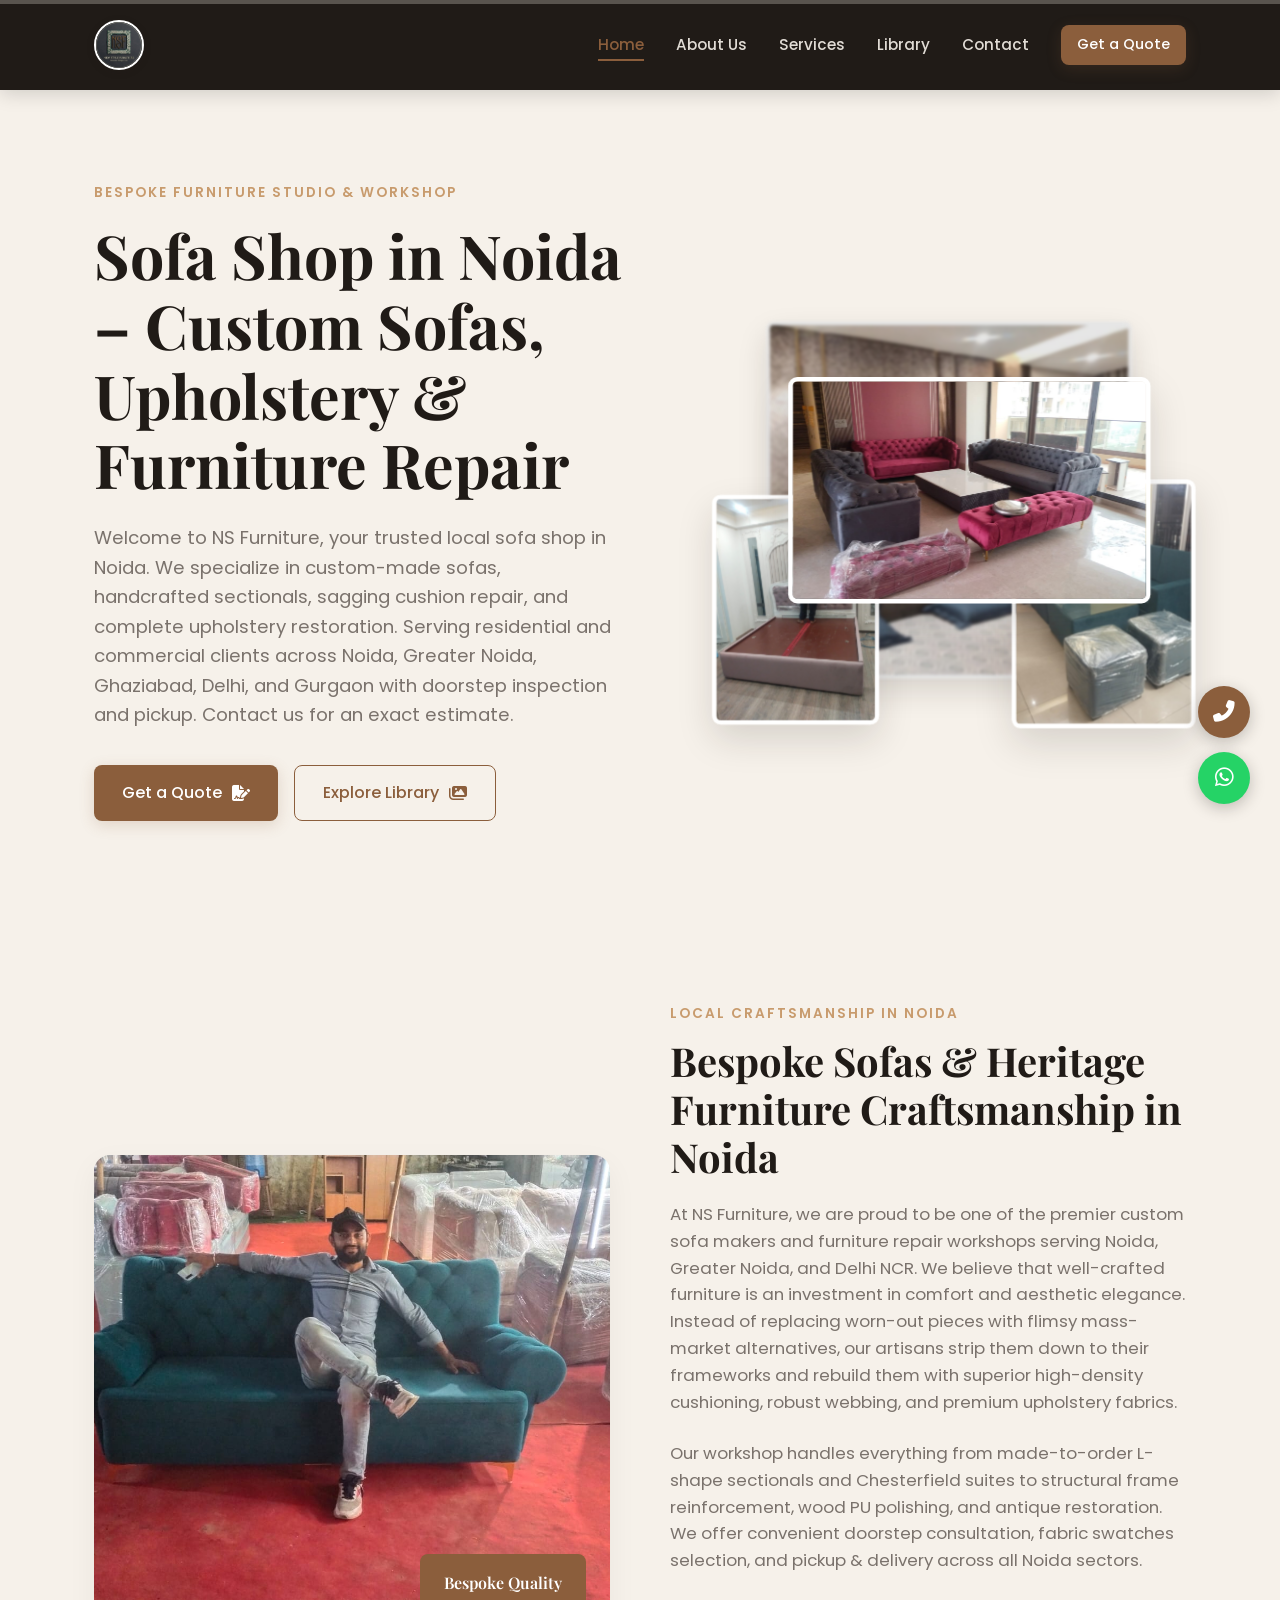
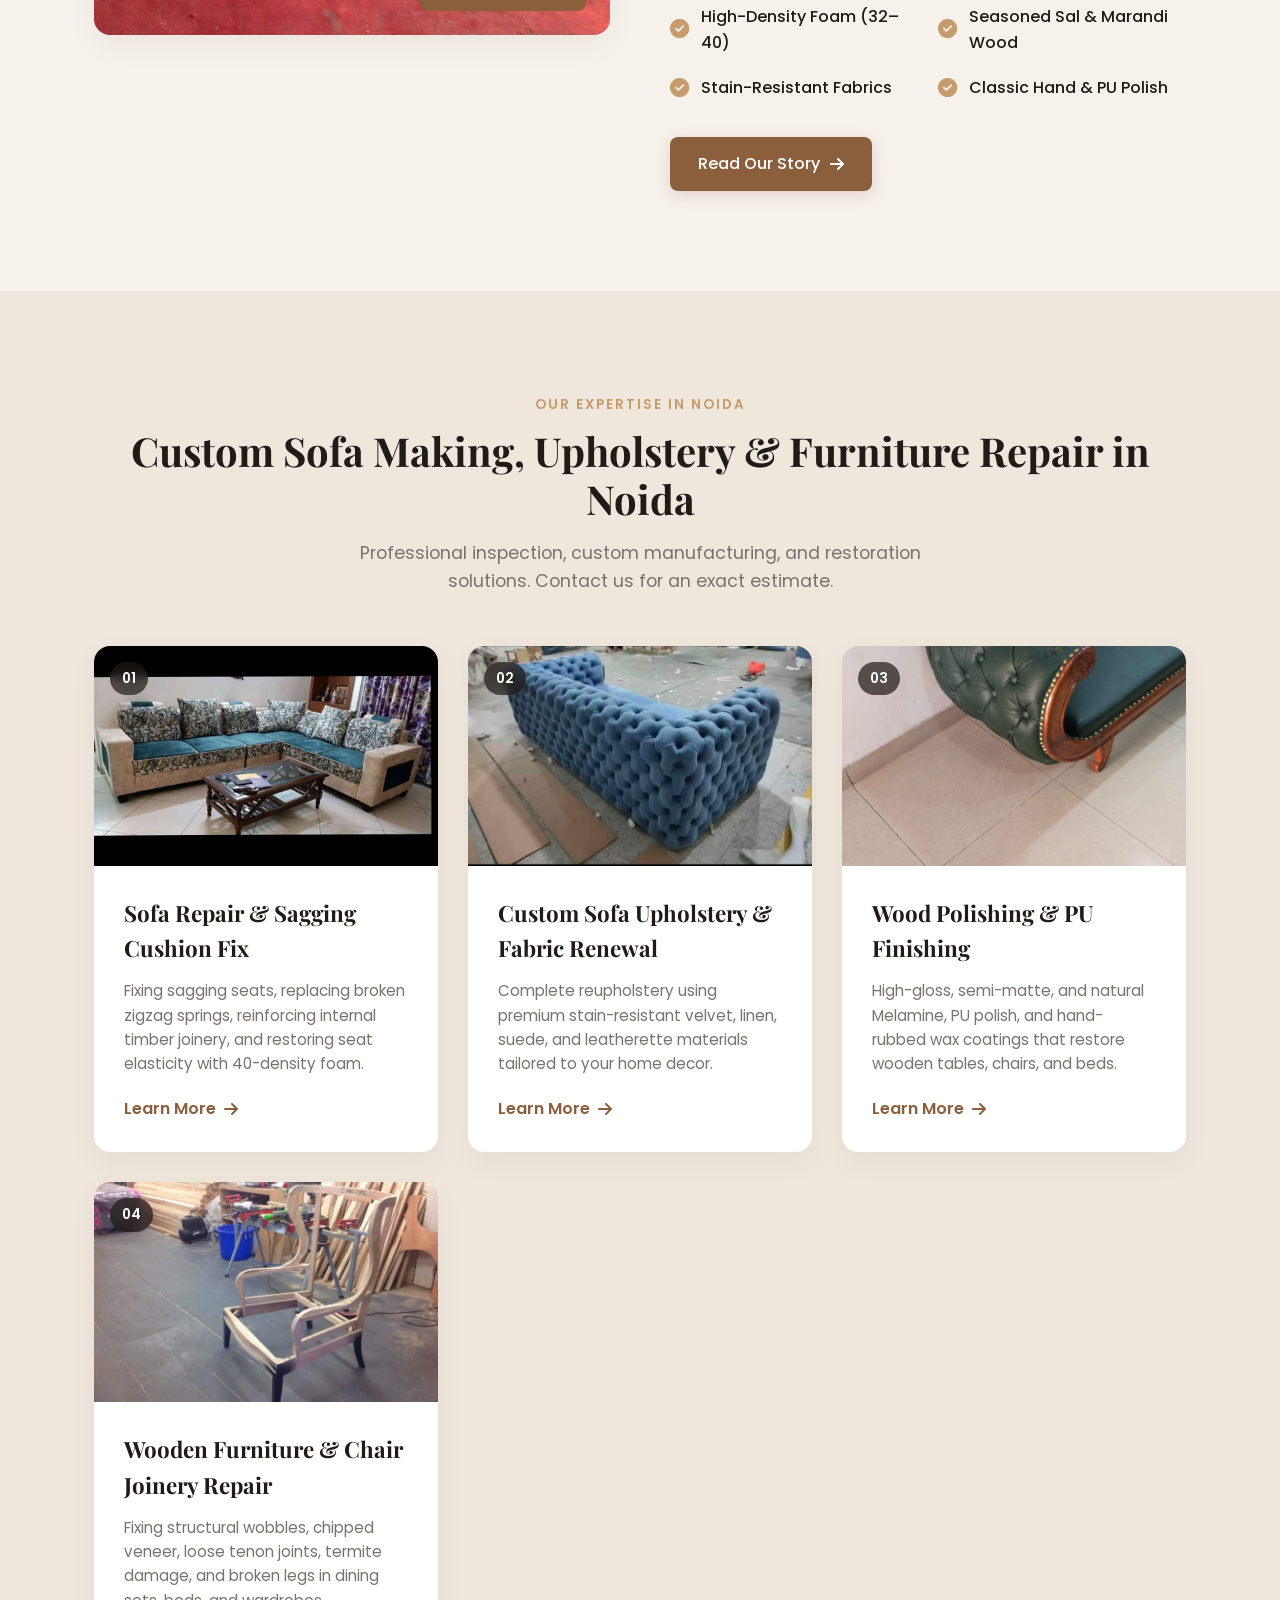
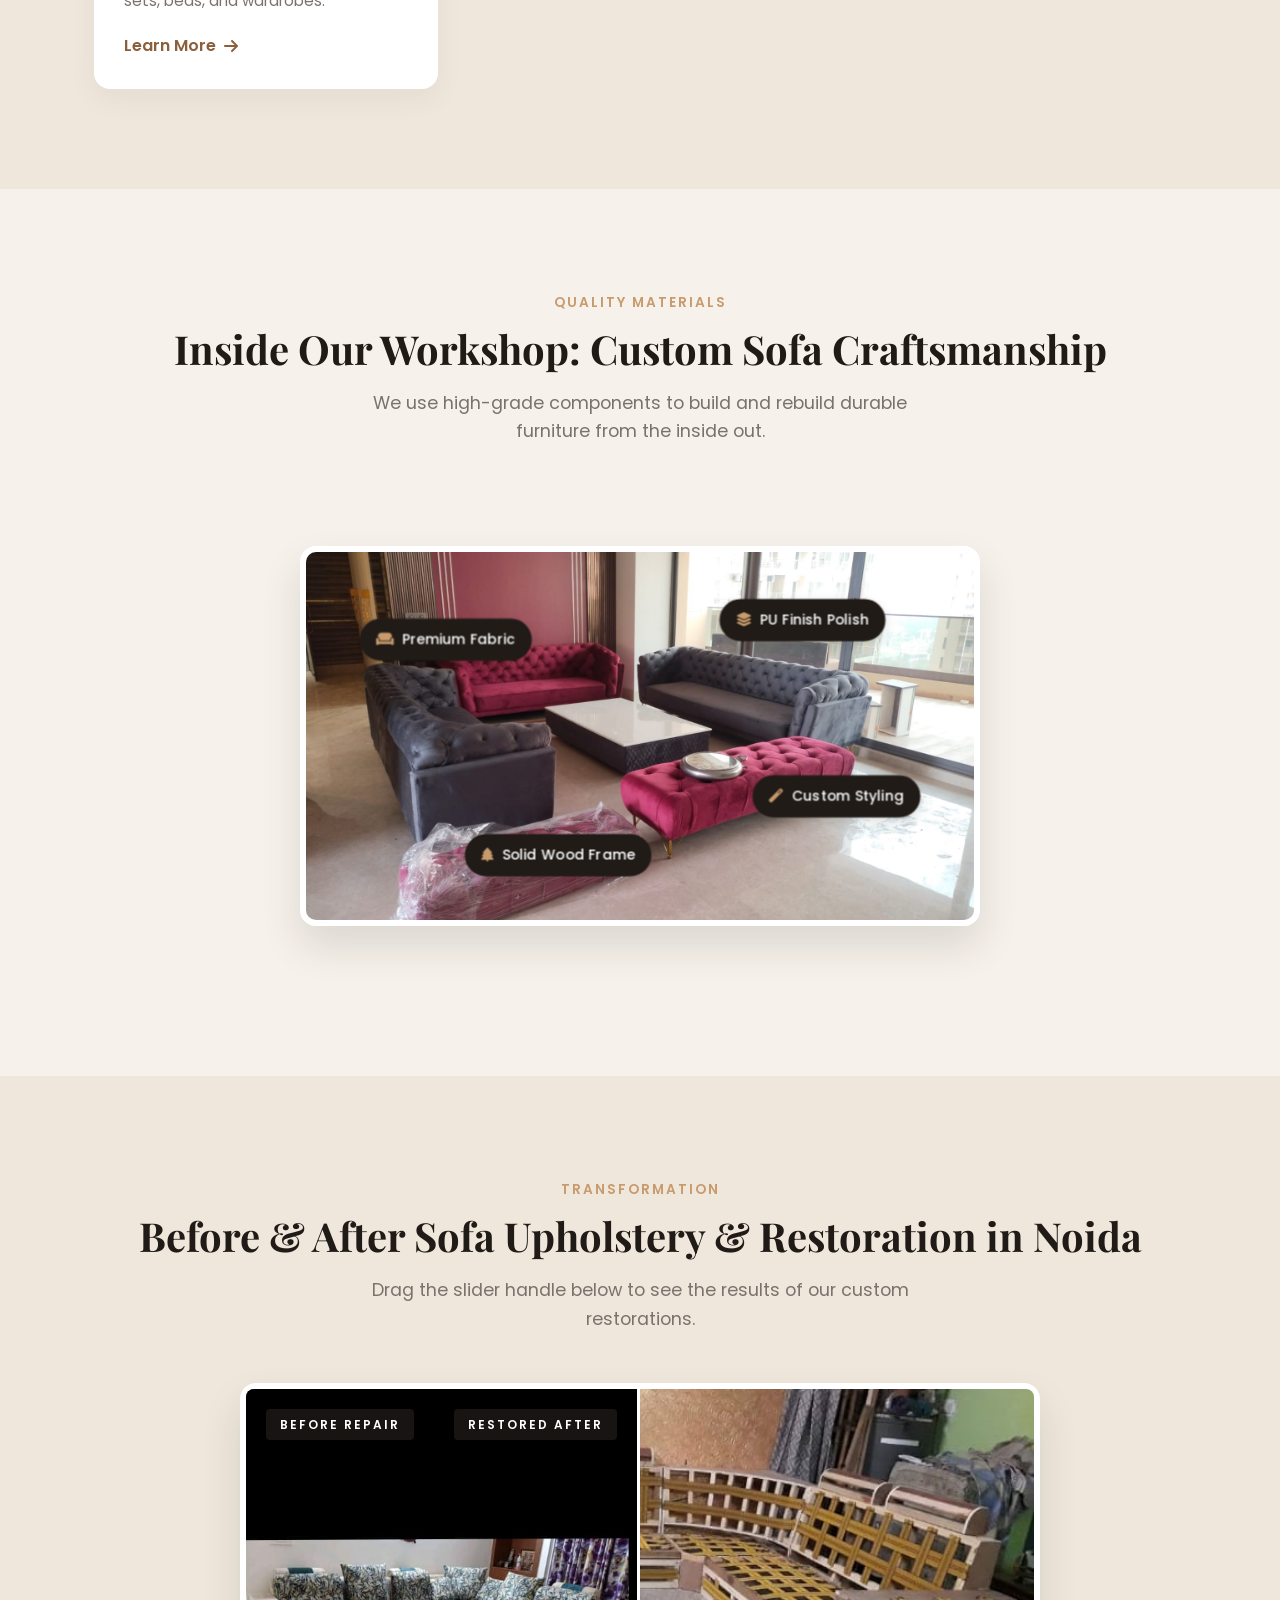
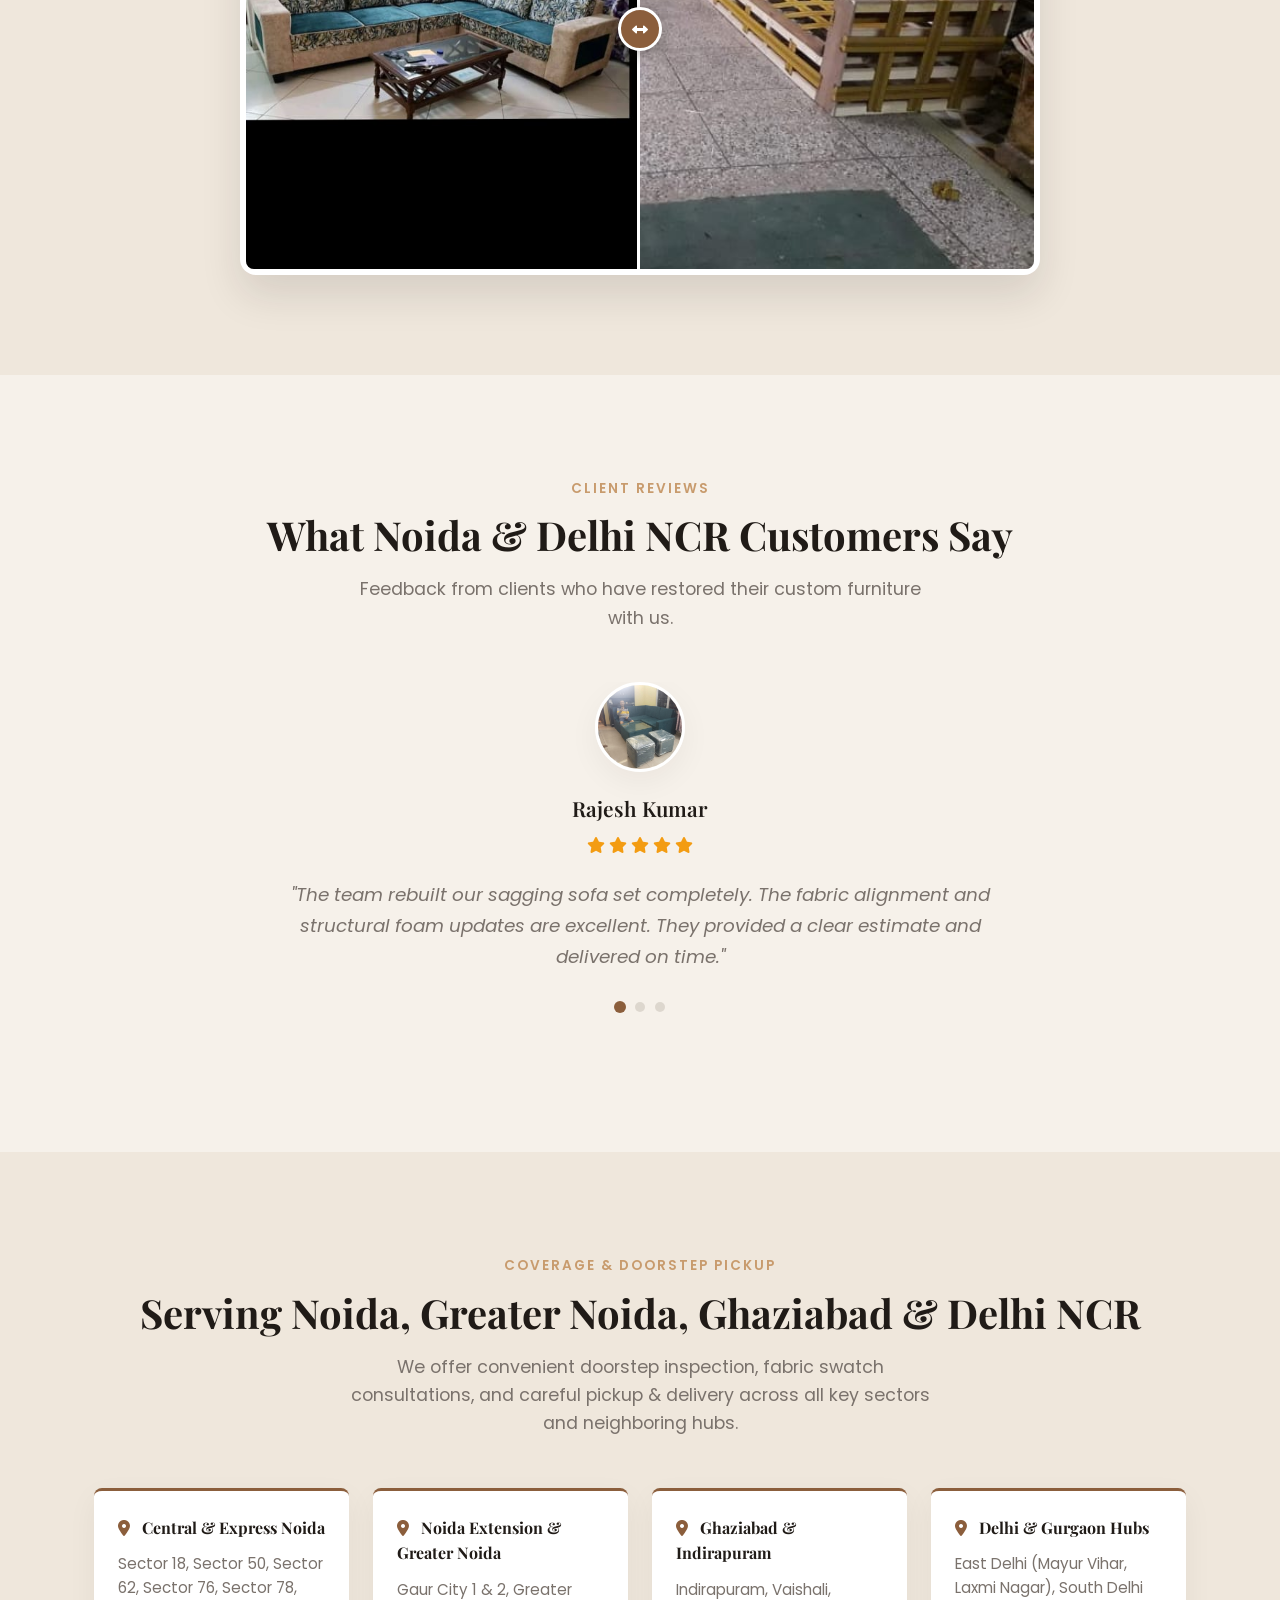
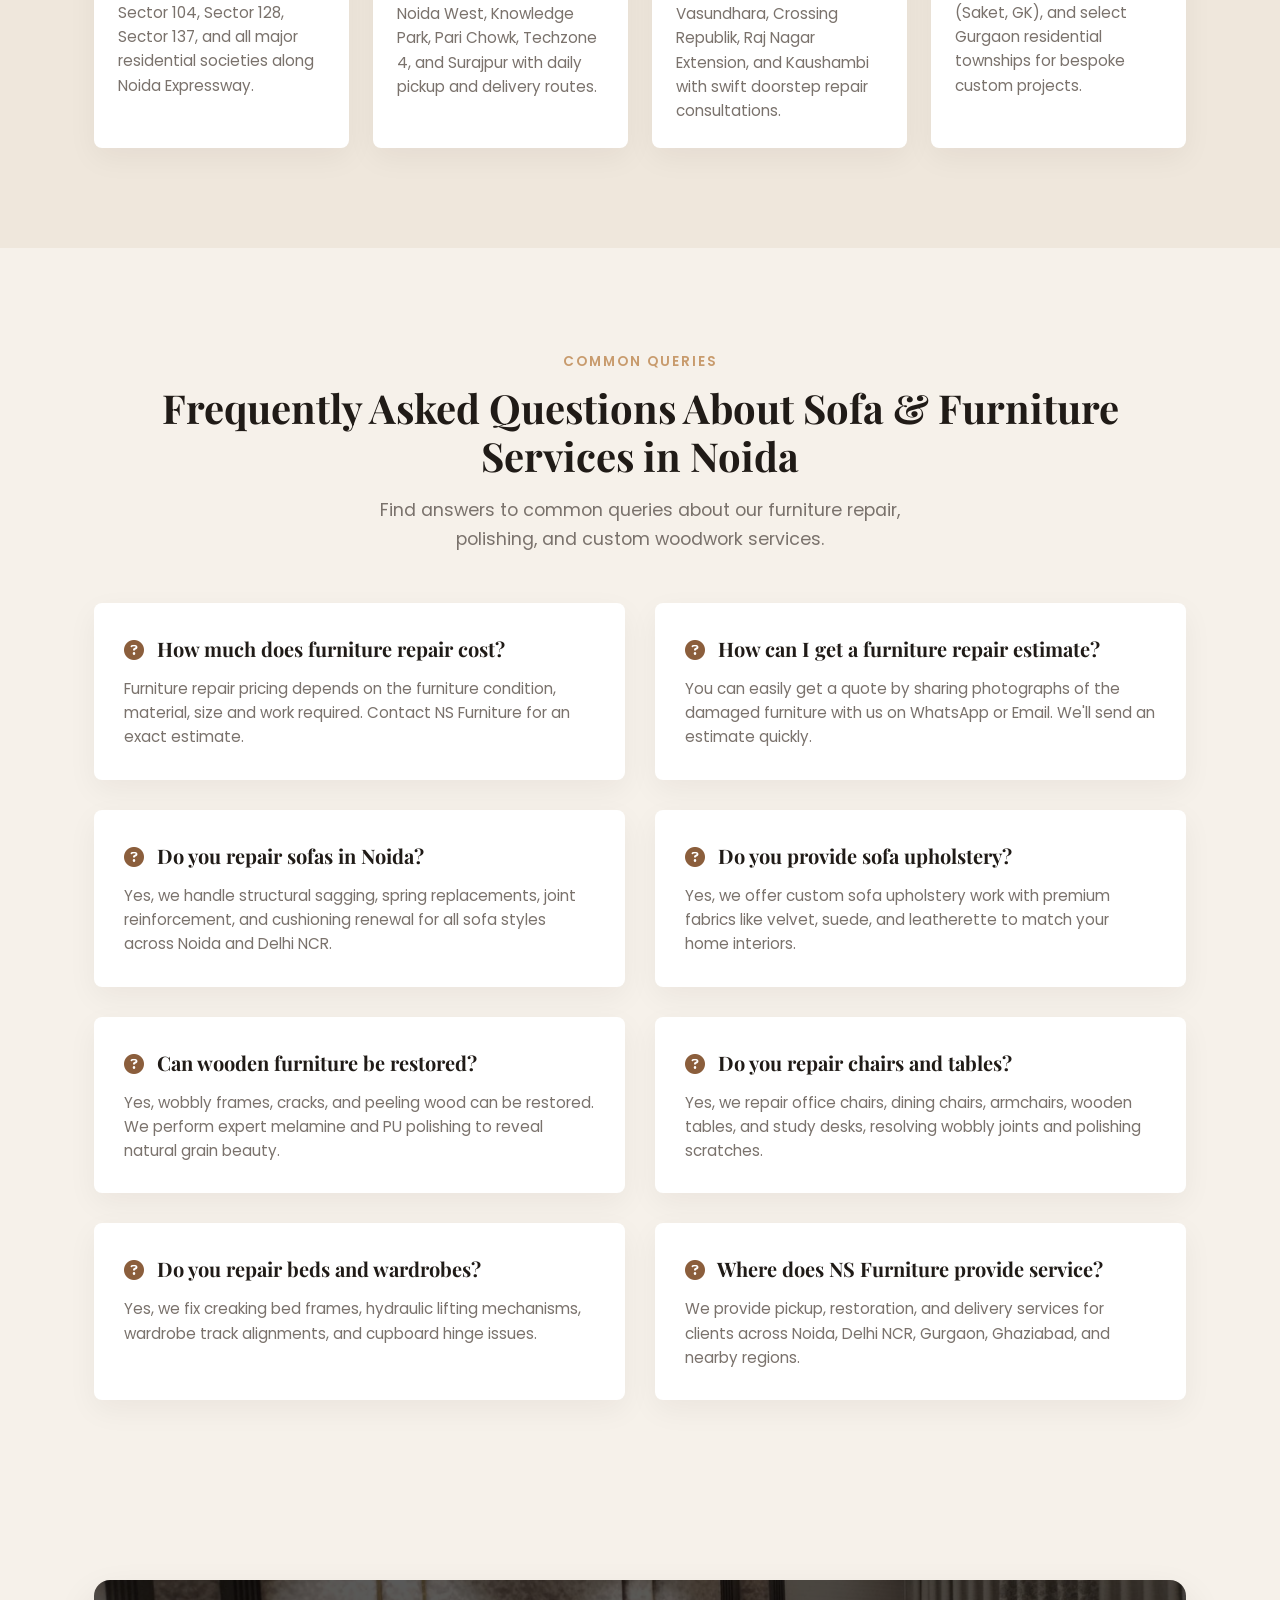
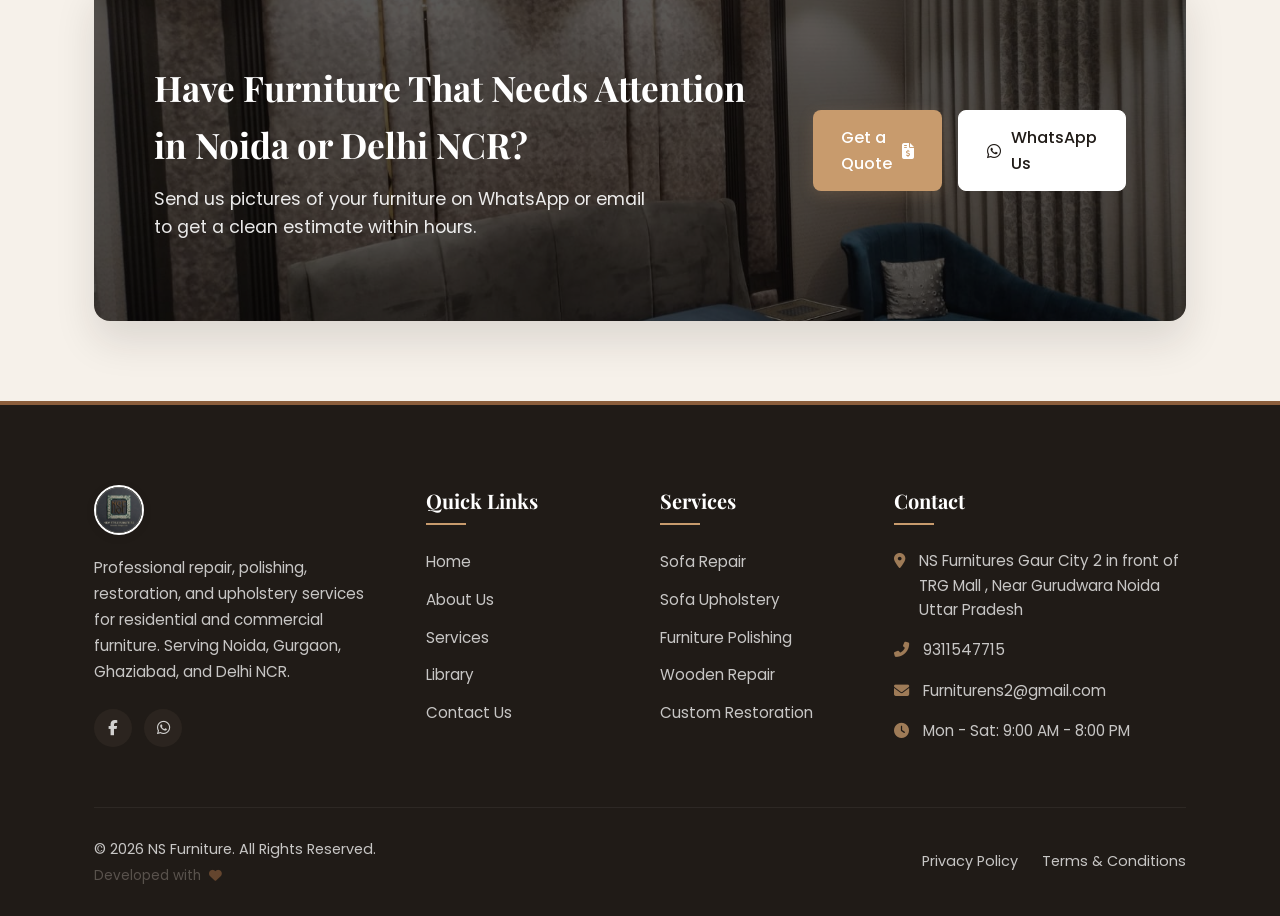
<file: index.html>
<!DOCTYPE html>
<html lang="en">
<head>
  <meta charset="UTF-8">
  <meta name="viewport" content="width=device-width, initial-scale=1.0">
  <title>Sofa Shop in Noida | Custom Sofas, Upholstery & Repair | NS Furniture</title>
  <meta name="description" content="Looking for the best sofa shop in Noida? NS Furniture crafts custom sofas, premium upholstery, sagging repair, and wood polishing across Noida & Delhi NCR.">
  <link rel="canonical" href="https://nsfurnitures.in/">
  <meta name="robots" content="index, follow">
  
  <!-- Search Console Verification (Preserved) -->
  <meta name="google-site-verification" content="tbl4jp2DFJDcdiTjHy1Z5RKIA_nS4tnfw--vnM-LGP4">
  
  <!-- Open Graph / Facebook -->
  <meta property="og:type" content="website">
  <meta property="og:url" content="https://nsfurnitures.in/">
  <meta property="og:title" content="Sofa Shop in Noida | Custom Sofas, Upholstery & Repair | NS Furniture">
  <meta property="og:description" content="Looking for the best sofa shop in Noida? NS Furniture crafts custom sofas, premium upholstery, sagging repair, and wood polishing across Noida & Delhi NCR.">
  <meta property="og:image" content="https://nsfurnitures.in/assets/logo.jpeg">
  <meta property="og:site_name" content="NS Furniture">
  <meta property="og:locale" content="en_IN">

  <!-- Twitter / X Cards -->
  <meta name="twitter:card" content="summary_large_image">
  <meta name="twitter:url" content="https://nsfurnitures.in/">
  <meta name="twitter:title" content="Sofa Shop in Noida | Custom Sofas, Upholstery & Repair | NS Furniture">
  <meta name="twitter:description" content="Looking for the best sofa shop in Noida? NS Furniture crafts custom sofas, premium upholstery, sagging repair, and wood polishing across Noida & Delhi NCR.">
  <meta name="twitter:image" content="https://nsfurnitures.in/assets/logo.jpeg">

  <!-- Static JSON-LD Structured Data for Local SEO & Schema.org -->
  <script type="application/ld+json">
  {
    "@context": "https://schema.org",
    "@graph": [
      {
        "@type": "FurnitureStore",
        "@id": "https://nsfurnitures.in/#furniturestore",
        "name": "NS Furniture",
        "url": "https://nsfurnitures.in/",
        "logo": "https://nsfurnitures.in/assets/logo.jpeg",
        "image": [
          "https://nsfurnitures.in/assets/logo.jpeg",
          "https://nsfurnitures.in/assets/NS/IMG-20260819-WA0033.jpg",
          "https://nsfurnitures.in/assets/NS/IMG-20260819-WA0011.jpg"
        ],
        "telephone": "+919311547715",
        "email": "Furniturens2@gmail.com",
        "priceRange": "$$",
        "address": {
          "@type": "PostalAddress",
          "streetAddress": "Gaur City 2 in front of TRG Mall, Near Gurudwara",
          "addressLocality": "Noida",
          "addressRegion": "Uttar Pradesh",
          "postalCode": "201009",
          "addressCountry": "IN"
        },
        "geo": {
          "@type": "GeoCoordinates",
          "latitude": "28.6083",
          "longitude": "77.4244"
        },
        "openingHoursSpecification": [
          {
            "@type": "OpeningHoursSpecification",
            "dayOfWeek": ["Monday", "Tuesday", "Wednesday", "Thursday", "Friday", "Saturday"],
            "opens": "09:00",
            "closes": "20:00"
          }
        ],
        "areaServed": [
          { "@type": "City", "name": "Noida" },
          { "@type": "City", "name": "Greater Noida" },
          { "@type": "AdministrativeArea", "name": "Noida Extension" },
          { "@type": "City", "name": "Ghaziabad" },
          { "@type": "City", "name": "Delhi" },
          { "@type": "City", "name": "Gurgaon" },
          { "@type": "AdministrativeArea", "name": "Delhi NCR" }
        ],
        "sameAs": [
          "https://www.facebook.com/share/1CNWErMguK/"
        ],
        "hasOfferCatalog": {
          "@type": "OfferCatalog",
          "name": "NS Furniture Services in Noida & Delhi NCR",
          "itemListElement": [
            {
              "@type": "Offer",
              "itemOffered": {
                "@type": "Service",
                "name": "Custom Sofa Manufacturing",
                "description": "Bespoke handcrafted sofas, L-shape sectionals, and chesterfield sets using 32-40 density foam and seasoned hardwood."
              }
            },
            {
              "@type": "Offer",
              "itemOffered": {
                "@type": "Service",
                "name": "Sofa Upholstery & Fabric Renewal",
                "description": "Complete fabric, leatherette, and velvet replacement with precision stitching tailored for Noida homes."
              }
            },
            {
              "@type": "Offer",
              "itemOffered": {
                "@type": "Service",
                "name": "Sofa Repair & Sagging Foam Fix",
                "description": "Repairing sagging seats, broken springs, webbing reinforcement, and wooden joint fractures."
              }
            },
            {
              "@type": "Offer",
              "itemOffered": {
                "@type": "Service",
                "name": "Furniture Wood Polishing",
                "description": "Melamine, PU polish, and natural wood finish for dining tables, beds, and wooden furniture."
              }
            }
          ]
        }
      },
      {
        "@type": "WebSite",
        "@id": "https://nsfurnitures.in/#website",
        "url": "https://nsfurnitures.in/",
        "name": "NS Furniture",
        "description": "Sofa Shop in Noida, Custom Sofa Making, Upholstery & Furniture Repair",
        "publisher": {
          "@id": "https://nsfurnitures.in/#furniturestore"
        }
      },
      {
        "@type": "FAQPage",
        "@id": "https://nsfurnitures.in/#faq",
        "mainEntity": [
          {
            "@type": "Question",
            "name": "How much does furniture repair cost?",
            "acceptedAnswer": {
              "@type": "Answer",
              "text": "Furniture repair pricing depends on the furniture condition, material, size and work required. Contact NS Furniture for an exact estimate."
            }
          },
          {
            "@type": "Question",
            "name": "How can I get a furniture repair estimate?",
            "acceptedAnswer": {
              "@type": "Answer",
              "text": "You can easily get a quote by sharing photographs of the damaged furniture with us on WhatsApp or Email. We'll send an estimate quickly."
            }
          },
          {
            "@type": "Question",
            "name": "Do you repair sofas in Noida?",
            "acceptedAnswer": {
              "@type": "Answer",
              "text": "Yes, we handle structural sagging, spring replacements, joint reinforcement, and cushioning renewal for all sofa styles across Noida and Delhi NCR."
            }
          },
          {
            "@type": "Question",
            "name": "Do you provide sofa upholstery?",
            "acceptedAnswer": {
              "@type": "Answer",
              "text": "Yes, we offer custom sofa upholstery work with premium fabrics like velvet, suede, and leatherette to match your home interiors."
            }
          },
          {
            "@type": "Question",
            "name": "Can wooden furniture be restored?",
            "acceptedAnswer": {
              "@type": "Answer",
              "text": "Yes, wobbly frames, cracks, and peeling wood can be restored. We perform expert melamine and PU polishing to reveal natural grain beauty."
            }
          },
          {
            "@type": "Question",
            "name": "Do you repair chairs and tables?",
            "acceptedAnswer": {
              "@type": "Answer",
              "text": "Yes, we repair office chairs, dining chairs, armchairs, wooden tables, and study desks, resolving wobbly joints and polishing scratches."
            }
          },
          {
            "@type": "Question",
            "name": "Do you repair beds and wardrobes?",
            "acceptedAnswer": {
              "@type": "Answer",
              "text": "Yes, we fix creaking bed frames, hydraulic lifting mechanisms, wardrobe track alignments, and cupboard hinge issues."
            }
          },
          {
            "@type": "Question",
            "name": "Where does NS Furniture provide service?",
            "acceptedAnswer": {
              "@type": "Answer",
              "text": "We provide pickup, restoration, and delivery services for clients across Noida, Delhi NCR, Gurgaon, Ghaziabad, and nearby regions."
            }
          }
        ]
      }
    ]
  }
  </script>

  <!-- Font Awesome Icons -->
  <link rel="stylesheet" href="https://cdnjs.cloudflare.com/ajax/libs/font-awesome/6.4.0/css/all.min.css">
  
  <!-- Main Stylesheet -->
  <link rel="stylesheet" href="css/style.css">
</head>
<body>

  <!-- Scroll Progress Indicator -->
  <div class="scroll-progress-container">
    <div class="scroll-progress-bar"></div>
  </div>

  <!-- STICKY HEADER -->
  <header class="header-main">
    <div class="container">
      <nav class="navbar">
        <a href="index.html" class="navbar-logo">
          <img src="assets/logo.jpeg" alt="NS Furniture" class="navbar-logo-img">
        </a>
        
        <ul class="navbar-menu">
          <li><a href="index.html" class="navbar-item active">Home</a></li>
          <li><a href="about.html" class="navbar-item">About Us</a></li>
          <li><a href="services.html" class="navbar-item">Services</a></li>
          <li><a href="library.html" class="navbar-item">Library</a></li>
          <li><a href="contact.html" class="navbar-item">Contact</a></li>
          <li><a href="contact.html" class="btn-primary" style="padding: 8px 16px; font-size: 0.9rem;">Get a Quote</a></li>
        </ul>

        <div class="navbar-burger">
          <span></span>
          <span></span>
          <span></span>
        </div>
      </nav>
    </div>
  </header>

  <!-- MOBILE NAVIGATION DRAWER -->
  <div class="mobile-nav-drawer">
    <div class="mobile-menu-links">
      <a href="index.html" class="mobile-menu-item">Home</a>
      <a href="about.html" class="mobile-menu-item">About Us</a>
      <a href="services.html" class="mobile-menu-item">Services</a>
      <a href="library.html" class="mobile-menu-item">Library</a>
      <a href="contact.html" class="mobile-menu-item">Contact</a>
    </div>
    <a href="contact.html" class="btn-primary text-center">Get a Quote <i class="fas fa-file-invoice-dollar"></i></a>
  </div>

  <!-- HERO SECTION -->
  <section class="hero-main">
    <div class="container">
      <div class="hero-grid">
        <div class="hero-content">
          <span class="section-tag" style="margin-bottom: 16px;">Bespoke Furniture Studio & Workshop</span>
          <h1 class="hero-heading">Sofa Shop in Noida – Custom Sofas, Upholstery & Furniture Repair</h1>
          <p class="hero-text">
            Welcome to NS Furniture, your trusted local sofa shop in Noida. We specialize in custom-made sofas, handcrafted sectionals, sagging cushion repair, and complete upholstery restoration. Serving residential and commercial clients across Noida, Greater Noida, Ghaziabad, Delhi, and Gurgaon with doorstep inspection and pickup. Contact us for an exact estimate.
          </p>
          <div class="hero-btns">
            <a href="contact.html" class="btn-primary magnetic-btn">Get a Quote <i class="fas fa-file-signature"></i></a>
            <a href="library.html" class="btn-outline magnetic-btn">Explore Library <i class="fas fa-images"></i></a>
          </div>
        </div>
        
        <div class="hero-3d-scene-col">
          <div class="hero-3d-scene-wrap">
            <div class="hero-3d-scene">
              <!-- Background Layer -->
              <div class="hero-3d-layer hero-3d-bg">
                <img src="assets/NS/IMG-20260819-WA0029.jpg" data-img-key="hero.background" alt="Luxury living room sofa interior workshop background by NS Furniture" loading="lazy">
              </div>
              <!-- Sofa Layer (Visual Center) -->
              <div class="hero-3d-layer hero-3d-sofa">
                <img src="assets/NS/IMG-20260819-WA0033.jpg" data-img-key="hero.sofa" alt="Custom tufted Chesterfield sofa handcrafted in Noida by NS Furniture" fetchpriority="high">
              </div>
              <!-- Boy Layer -->
              <div class="hero-3d-layer hero-3d-boy">
                <img src="assets/NS/IMG-20260819-WA0025.jpg" data-img-key="hero.boy" alt="Carpenter building headboard paneling detail in workshop" loading="lazy">
              </div>
              <!-- Girl Layer -->
              <div class="hero-3d-layer hero-3d-girl">
                <img src="assets/NS/IMG-20260819-WA0024.jpg" data-img-key="hero.girl" alt="Completed designer tufted turquoise sofa by NS Furniture" loading="lazy">
              </div>
            </div>
          </div>
        </div>
      </div>
    </div>
  </section>

  <!-- TRUST STATS BAR -->
  <section class="stats-main">
    <div class="container">
      <div class="stats-grid">
        <div class="stat-card">
          <span class="stat-number" data-stat="experience">XX+</span>
          <span class="stat-label">Years of Experience</span>
        </div>
        <div class="stat-card">
          <span class="stat-number" data-stat="projects">XXX+</span>
          <span class="stat-label">Completed Projects</span>
        </div>
        <div class="stat-card">
          <span class="stat-number" data-stat="customers">XXX+</span>
          <span class="stat-label">Happy Customers</span>
        </div>
        <div class="stat-card">
          <span class="stat-number" data-stat="services">XX</span>
          <span class="stat-label">Furniture Services</span>
        </div>
      </div>
    </div>
  </section>

  <!-- ABOUT US SUMMARY SECTION -->
  <section class="section-padding reveal">
    <div class="container">
      <div class="about-grid">
        <div class="about-content-left">
          <div class="about-img-wrap">
            <img src="assets/NS/IMG-20260819-WA0027.jpg" data-img-key="about" alt="NS Furniture artisan with completed tufted turquoise sofa in Noida workshop" loading="lazy">
            <div class="about-badge">Bespoke Quality</div>
          </div>
        </div>
        <div class="about-content-right">
          <span class="section-tag">Local Craftsmanship in Noida</span>
          <h2 class="section-title" style="text-align: left; margin-bottom: 20px;">Bespoke Sofas & Heritage Furniture Craftsmanship in Noida</h2>
          <p class="about-text">
            At NS Furniture, we are proud to be one of the premier custom sofa makers and furniture repair workshops serving Noida, Greater Noida, and Delhi NCR. We believe that well-crafted furniture is an investment in comfort and aesthetic elegance. Instead of replacing worn-out pieces with flimsy mass-market alternatives, our artisans strip them down to their frameworks and rebuild them with superior high-density cushioning, robust webbing, and premium upholstery fabrics.
          </p>
          <p class="about-text">
            Our workshop handles everything from made-to-order L-shape sectionals and Chesterfield suites to structural frame reinforcement, wood PU polishing, and antique restoration. We offer convenient doorstep consultation, fabric swatches selection, and pickup & delivery across all Noida sectors.
          </p>
          <div class="about-features">
            <div class="about-feature-item">
              <i class="fas fa-check-circle"></i>
              <span>High-Density Foam (32–40)</span>
            </div>
            <div class="about-feature-item">
              <i class="fas fa-check-circle"></i>
              <span>Seasoned Sal & Marandi Wood</span>
            </div>
            <div class="about-feature-item">
              <i class="fas fa-check-circle"></i>
              <span>Stain-Resistant Fabrics</span>
            </div>
            <div class="about-feature-item">
              <i class="fas fa-check-circle"></i>
              <span>Classic Hand & PU Polish</span>
            </div>
          </div>
          <a href="about.html" class="btn-primary" style="margin-top: 36px;">Read Our Story <i class="fas fa-arrow-right"></i></a>
        </div>
      </div>
    </div>
  </section>

  <!-- SERVICES SUMMARY SECTION -->
  <section class="section-padding reveal" style="background-color: var(--light-color);">
    <div class="container">
      <div class="text-center">
        <span class="section-tag">Our Expertise in Noida</span>
        <h2 class="section-title">Custom Sofa Making, Upholstery & Furniture Repair in Noida</h2>
        <p class="section-desc">Professional inspection, custom manufacturing, and restoration solutions. Contact us for an exact estimate.</p>
      </div>
      
      <div class="services-grid">
        <!-- Service 1 -->
        <div class="service-card">
          <div class="service-img-container">
            <div class="service-num">01</div>
            <img src="assets/NS/IMG-20260819-WA0011.jpg" data-img-key="services.sofaRepair" alt="Sofa spring repair, sagging cushion renewal, and frame fixing in Noida by NS Furniture" loading="lazy">
          </div>
          <div class="service-content">
            <h3 class="service-title">Sofa Repair & Sagging Cushion Fix</h3>
            <p class="service-desc">Fixing sagging seats, replacing broken zigzag springs, reinforcing internal timber joinery, and restoring seat elasticity with 40-density foam.</p>
            <a href="services.html" class="service-link">Learn More <i class="fas fa-arrow-right"></i></a>
          </div>
        </div>
        
        <!-- Service 2 -->
        <div class="service-card">
          <div class="service-img-container">
            <div class="service-num">02</div>
            <img src="assets/NS/IMG-20260819-WA0014.jpg" data-img-key="services.upholstery" alt="Custom sofa upholstery fabric and leatherette replacement by NS Furniture in Noida" loading="lazy">
          </div>
          <div class="service-content">
            <h3 class="service-title">Custom Sofa Upholstery & Fabric Renewal</h3>
            <p class="service-desc">Complete reupholstery using premium stain-resistant velvet, linen, suede, and leatherette materials tailored to your home decor.</p>
            <a href="services.html" class="service-link">Learn More <i class="fas fa-arrow-right"></i></a>
          </div>
        </div>
        
        <!-- Service 3 -->
        <div class="service-card">
          <div class="service-img-container">
            <div class="service-num">03</div>
            <img src="assets/NS/IMG-20260819-WA0037.jpg" data-img-key="services.polishing" alt="Melamine and PU wood polishing tabletop grain restoration by NS Furniture Noida" loading="lazy">
          </div>
          <div class="service-content">
            <h3 class="service-title">Wood Polishing & PU Finishing</h3>
            <p class="service-desc">High-gloss, semi-matte, and natural Melamine, PU polish, and hand-rubbed wax coatings that restore wooden tables, chairs, and beds.</p>
            <a href="services.html" class="service-link">Learn More <i class="fas fa-arrow-right"></i></a>
          </div>
        </div>
        
        <!-- Service 4 -->
        <div class="service-card">
          <div class="service-img-container">
            <div class="service-num">04</div>
            <img src="assets/NS/IMG-20260819-WA0009.jpg" data-img-key="services.woodenRepair" alt="Wooden chair joinery and structural frame carpentry repair by NS Furniture Noida" loading="lazy">
          </div>
          <div class="service-content">
            <h3 class="service-title">Wooden Furniture & Chair Joinery Repair</h3>
            <p class="service-desc">Fixing structural wobbles, chipped veneer, loose tenon joints, termite damage, and broken legs in dining sets, beds, and wardrobes.</p>
            <a href="services.html" class="service-link">Learn More <i class="fas fa-arrow-right"></i></a>
          </div>
        </div>
      </div>
    </div>
  </section>

  <!-- INTERACTIVE SOFA DETAIL SHOWCASE -->
  <section class="section-padding reveal">
    <div class="container">
      <div class="text-center">
        <span class="section-tag">Quality Materials</span>
        <h2 class="section-title">Inside Our Workshop: Custom Sofa Craftsmanship</h2>
        <p class="section-desc">We use high-grade components to build and rebuild durable furniture from the inside out.</p>
      </div>
      
      <div class="sofa-3d-wrap">
        <div class="sofa-3d-card">
          <img src="assets/NS/IMG-20260819-WA0033.jpg" data-img-key="hero.sofa" class="sofa-3d-img" alt="Handcrafted custom sofa with solid wood frame and high-density foam by NS Furniture Noida" loading="lazy">
          <div class="floating-badge fb-1"><i class="fas fa-couch"></i> Premium Fabric</div>
          <div class="floating-badge fb-2"><i class="fas fa-tree"></i> Solid Wood Frame</div>
          <div class="floating-badge fb-3"><i class="fas fa-layer-group"></i> PU Finish Polish</div>
          <div class="floating-badge fb-4"><i class="fas fa-magic"></i> Custom Styling</div>
        </div>
      </div>
    </div>
  </section>

  <!-- BEFORE & AFTER IMAGE COMPARISON SLIDER -->
  <section class="section-padding reveal" style="background-color: var(--light-color);">
    <div class="container">
      <div class="text-center">
        <span class="section-tag">Transformation</span>
        <h2 class="section-title">Before & After Sofa Upholstery & Restoration in Noida</h2>
        <p class="section-desc">Drag the slider handle below to see the results of our custom restorations.</p>
      </div>
      
      <div class="slider-container-box">
        <div class="before-after-slider">
          <!-- Background: Before Image -->
          <div class="before-image-wrapper">
            <img src="assets/NS/IMG-20260819-WA0019.jpg" class="before-img" alt="Worn out sectional framework webbing before repair by NS Furniture Noida" loading="lazy">
            <span class="slider-label label-before">BEFORE REPAIR</span>
          </div>
          <!-- Foreground: After Image -->
          <div class="after-image-wrapper">
            <img src="assets/NS/IMG-20260819-WA0011.jpg" class="after-img" alt="Completed premium upholstered sectional after repair by NS Furniture Noida" loading="lazy">
            <span class="slider-label label-after">RESTORED AFTER</span>
          </div>
          <!-- Drag Handle -->
          <div class="slider-handle">
            <i class="fas fa-arrows-alt-h"></i>
          </div>
        </div>
      </div>
    </div>
  </section>

  <!-- CLIENT TESTIMONIALS SECTION -->
  <section class="section-padding reveal">
    <div class="container">
      <div class="text-center">
        <span class="section-tag">Client Reviews</span>
        <h2 class="section-title">What Noida & Delhi NCR Customers Say</h2>
        <p class="section-desc">Feedback from clients who have restored their custom furniture with us.</p>
      </div>
      
      <div class="testimonials-slider-box">
        <div class="testimonials-track">
          <!-- Slide 1 -->
          <div class="testimonial-card">
            <div class="reviewer-img-wrap">
              <img src="assets/NS/IMG-20260819-WA0024.jpg" class="reviewer-img" alt="Customer reviewer Rajesh Kumar from Noida" loading="lazy">
            </div>
            <h4 class="reviewer-name">Rajesh Kumar</h4>
            <div class="review-stars">
              <i class="fas fa-star"></i>
              <i class="fas fa-star"></i>
              <i class="fas fa-star"></i>
              <i class="fas fa-star"></i>
              <i class="fas fa-star"></i>
            </div>
            <p class="review-text">
              "The team rebuilt our sagging sofa set completely. The fabric alignment and structural foam updates are excellent. They provided a clear estimate and delivered on time."
            </p>
          </div>
          <!-- Slide 2 -->
          <div class="testimonial-card">
            <div class="reviewer-img-wrap">
              <img src="assets/NS/IMG-20260819-WA0049.jpg" class="reviewer-img" alt="Customer reviewer Amit Sharma from Greater Noida" loading="lazy">
            </div>
            <h4 class="reviewer-name">Amit Sharma</h4>
            <div class="review-stars">
              <i class="fas fa-star"></i>
              <i class="fas fa-star"></i>
              <i class="fas fa-star"></i>
              <i class="fas fa-star"></i>
              <i class="fas fa-star-half-alt"></i>
            </div>
            <p class="review-text">
              "Our dining table polish had completely eroded. NS Furniture stripped it down and did a melamine polish. The wood grains are glowing. Excellent finish."
            </p>
          </div>
          <!-- Slide 3 -->
          <div class="testimonial-card">
            <div class="reviewer-img-wrap">
              <img src="assets/NS/IMG-20260819-WA0048.jpg" class="reviewer-img" alt="Customer reviewer Priya Patel from Ghaziabad" loading="lazy">
            </div>
            <h4 class="reviewer-name">Priya Patel</h4>
            <div class="review-stars">
              <i class="fas fa-star"></i>
              <i class="fas fa-star"></i>
              <i class="fas fa-star"></i>
              <i class="fas fa-star"></i>
              <i class="fas fa-star"></i>
            </div>
            <p class="review-text">
              "Great work on rebuilding our heritage armchair. They kept the original detailing intact while making it strong and comfortable again. High attention to detail."
            </p>
          </div>
        </div>
        <div class="testimonials-dots"></div>
      </div>
    </div>
  </section>

  <!-- LOCAL SERVICE AREAS IN NOIDA & DELHI NCR -->
  <section class="section-padding reveal" style="background-color: var(--light-color);">
    <div class="container">
      <div class="text-center">
        <span class="section-tag">Coverage & Doorstep Pickup</span>
        <h2 class="section-title">Serving Noida, Greater Noida, Ghaziabad & Delhi NCR</h2>
        <p class="section-desc">We offer convenient doorstep inspection, fabric swatch consultations, and careful pickup & delivery across all key sectors and neighboring hubs.</p>
      </div>
      <div class="service-areas-grid" style="display: grid; grid-template-columns: repeat(auto-fit, minmax(240px, 1fr)); gap: 24px; margin-top: 40px;">
        <div class="area-card" style="background-color: var(--white-color); padding: 24px; border-radius: var(--border-radius-md); box-shadow: var(--shadow-premium); border-top: 3px solid var(--primary-color);">
          <h4 style="font-family: var(--font-heading); color: var(--dark-color); margin-bottom: 12px;"><i class="fas fa-map-marker-alt" style="color: var(--primary-color); margin-right: 8px;"></i> Central & Express Noida</h4>
          <p style="color: var(--gray-color); font-size: 0.95rem; line-height: 1.6;">Sector 18, Sector 50, Sector 62, Sector 76, Sector 78, Sector 104, Sector 128, Sector 137, and all major residential societies along Noida Expressway.</p>
        </div>
        <div class="area-card" style="background-color: var(--white-color); padding: 24px; border-radius: var(--border-radius-md); box-shadow: var(--shadow-premium); border-top: 3px solid var(--primary-color);">
          <h4 style="font-family: var(--font-heading); color: var(--dark-color); margin-bottom: 12px;"><i class="fas fa-map-marker-alt" style="color: var(--primary-color); margin-right: 8px;"></i> Noida Extension & Greater Noida</h4>
          <p style="color: var(--gray-color); font-size: 0.95rem; line-height: 1.6;">Gaur City 1 & 2, Greater Noida West, Knowledge Park, Pari Chowk, Techzone 4, and Surajpur with daily pickup and delivery routes.</p>
        </div>
        <div class="area-card" style="background-color: var(--white-color); padding: 24px; border-radius: var(--border-radius-md); box-shadow: var(--shadow-premium); border-top: 3px solid var(--primary-color);">
          <h4 style="font-family: var(--font-heading); color: var(--dark-color); margin-bottom: 12px;"><i class="fas fa-map-marker-alt" style="color: var(--primary-color); margin-right: 8px;"></i> Ghaziabad & Indirapuram</h4>
          <p style="color: var(--gray-color); font-size: 0.95rem; line-height: 1.6;">Indirapuram, Vaishali, Vasundhara, Crossing Republik, Raj Nagar Extension, and Kaushambi with swift doorstep repair consultations.</p>
        </div>
        <div class="area-card" style="background-color: var(--white-color); padding: 24px; border-radius: var(--border-radius-md); box-shadow: var(--shadow-premium); border-top: 3px solid var(--primary-color);">
          <h4 style="font-family: var(--font-heading); color: var(--dark-color); margin-bottom: 12px;"><i class="fas fa-map-marker-alt" style="color: var(--primary-color); margin-right: 8px;"></i> Delhi & Gurgaon Hubs</h4>
          <p style="color: var(--gray-color); font-size: 0.95rem; line-height: 1.6;">East Delhi (Mayur Vihar, Laxmi Nagar), South Delhi (Saket, GK), and select Gurgaon residential townships for bespoke custom projects.</p>
        </div>
      </div>
    </div>
  </section>

  <!-- FAQ SECTION FOR SEO -->
  <section class="section-padding reveal">
    <div class="container">
      <div class="text-center">
        <span class="section-tag">Common Queries</span>
        <h2 class="section-title">Frequently Asked Questions About Sofa & Furniture Services in Noida</h2>
        <p class="section-desc">Find answers to common queries about our furniture repair, polishing, and custom woodwork services.</p>
      </div>
      
      <div class="faq-grid" style="display: grid; grid-template-columns: 1fr 1fr; gap: 30px; margin-top: 40px;">
        <div class="faq-card" style="background-color: var(--white-color); padding: 30px; border-radius: var(--border-radius-md); box-shadow: var(--shadow-premium);">
          <h4 style="font-family: var(--font-heading); font-size: 1.25rem; color: var(--dark-color); margin-bottom: 12px;"><i class="fas fa-question-circle" style="color: var(--primary-color); margin-right: 8px;"></i> How much does furniture repair cost?</h4>
          <p style="color: var(--gray-color); font-size: 0.95rem;">Furniture repair pricing depends on the furniture condition, material, size and work required. Contact NS Furniture for an exact estimate.</p>
        </div>
        
        <div class="faq-card" style="background-color: var(--white-color); padding: 30px; border-radius: var(--border-radius-md); box-shadow: var(--shadow-premium);">
          <h4 style="font-family: var(--font-heading); font-size: 1.25rem; color: var(--dark-color); margin-bottom: 12px;"><i class="fas fa-question-circle" style="color: var(--primary-color); margin-right: 8px;"></i> How can I get a furniture repair estimate?</h4>
          <p style="color: var(--gray-color); font-size: 0.95rem;">You can easily get a quote by sharing photographs of the damaged furniture with us on WhatsApp or Email. We'll send an estimate quickly.</p>
        </div>
        
        <div class="faq-card" style="background-color: var(--white-color); padding: 30px; border-radius: var(--border-radius-md); box-shadow: var(--shadow-premium);">
          <h4 style="font-family: var(--font-heading); font-size: 1.25rem; color: var(--dark-color); margin-bottom: 12px;"><i class="fas fa-question-circle" style="color: var(--primary-color); margin-right: 8px;"></i> Do you repair sofas in Noida?</h4>
          <p style="color: var(--gray-color); font-size: 0.95rem;">Yes, we handle structural sagging, spring replacements, joint reinforcement, and cushioning renewal for all sofa styles across Noida and Delhi NCR.</p>
        </div>
        
        <div class="faq-card" style="background-color: var(--white-color); padding: 30px; border-radius: var(--border-radius-md); box-shadow: var(--shadow-premium);">
          <h4 style="font-family: var(--font-heading); font-size: 1.25rem; color: var(--dark-color); margin-bottom: 12px;"><i class="fas fa-question-circle" style="color: var(--primary-color); margin-right: 8px;"></i> Do you provide sofa upholstery?</h4>
          <p style="color: var(--gray-color); font-size: 0.95rem;">Yes, we offer custom sofa upholstery work with premium fabrics like velvet, suede, and leatherette to match your home interiors.</p>
        </div>
        
        <div class="faq-card" style="background-color: var(--white-color); padding: 30px; border-radius: var(--border-radius-md); box-shadow: var(--shadow-premium);">
          <h4 style="font-family: var(--font-heading); font-size: 1.25rem; color: var(--dark-color); margin-bottom: 12px;"><i class="fas fa-question-circle" style="color: var(--primary-color); margin-right: 8px;"></i> Can wooden furniture be restored?</h4>
          <p style="color: var(--gray-color); font-size: 0.95rem;">Yes, wobbly frames, cracks, and peeling wood can be restored. We perform expert melamine and PU polishing to reveal natural grain beauty.</p>
        </div>

        <div class="faq-card" style="background-color: var(--white-color); padding: 30px; border-radius: var(--border-radius-md); box-shadow: var(--shadow-premium);">
          <h4 style="font-family: var(--font-heading); font-size: 1.25rem; color: var(--dark-color); margin-bottom: 12px;"><i class="fas fa-question-circle" style="color: var(--primary-color); margin-right: 8px;"></i> Do you repair chairs and tables?</h4>
          <p style="color: var(--gray-color); font-size: 0.95rem;">Yes, we repair office chairs, dining chairs, armchairs, wooden tables, and study desks, resolving wobbly joints and polishing scratches.</p>
        </div>

        <div class="faq-card" style="background-color: var(--white-color); padding: 30px; border-radius: var(--border-radius-md); box-shadow: var(--shadow-premium);">
          <h4 style="font-family: var(--font-heading); font-size: 1.25rem; color: var(--dark-color); margin-bottom: 12px;"><i class="fas fa-question-circle" style="color: var(--primary-color); margin-right: 8px;"></i> Do you repair beds and wardrobes?</h4>
          <p style="color: var(--gray-color); font-size: 0.95rem;">Yes, we fix creaking bed frames, hydraulic lifting mechanisms, wardrobe track alignments, and cupboard hinge issues.</p>
        </div>

        <div class="faq-card" style="background-color: var(--white-color); padding: 30px; border-radius: var(--border-radius-md); box-shadow: var(--shadow-premium);">
          <h4 style="font-family: var(--font-heading); font-size: 1.25rem; color: var(--dark-color); margin-bottom: 12px;"><i class="fas fa-question-circle" style="color: var(--primary-color); margin-right: 8px;"></i> Where does NS Furniture provide service?</h4>
          <p style="color: var(--gray-color); font-size: 0.95rem;">We provide pickup, restoration, and delivery services for clients across Noida, Delhi NCR, Gurgaon, Ghaziabad, and nearby regions.</p>
        </div>
      </div>
    </div>
  </section>

  <!-- CALL TO ACTION BANNER -->
  <section class="container reveal" style="margin-bottom: 80px; margin-top: 80px;">
    <div class="cta-section">
      <div class="cta-bg" data-img-key="hero.background" style="background-image: url('assets/NS/IMG-20260819-WA0029.jpg');"></div>
      <div class="cta-grid">
        <div class="cta-text-col">
          <h2 class="cta-title">Have Furniture That Needs Attention in Noida or Delhi NCR?</h2>
          <p class="cta-desc">Send us pictures of your furniture on WhatsApp or email to get a clean estimate within hours.</p>
        </div>
        <div class="cta-actions">
          <a href="contact.html" class="btn-secondary">Get a Quote <i class="fas fa-file-invoice-dollar"></i></a>
          <a href="#" class="btn-outline" data-business-whatsapp style="background-color: var(--white-color); border-color: var(--white-color); color: var(--dark-color);"><i class="fab fa-whatsapp"></i> WhatsApp Us</a>
        </div>
      </div>
    </div>
  </section>

  <!-- PREMIUM DARK FOOTER -->
  <footer class="footer-main">
    <div class="container">
      <div class="footer-grid">
        <div class="footer-col">
          <a href="index.html" class="navbar-logo" style="margin-bottom: 20px;">
            <img src="assets/logo.jpeg" alt="NS Furniture Logo" class="navbar-logo-img">
          </a>
          <p class="footer-desc">
            Professional repair, polishing, restoration, and upholstery services for residential and commercial furniture. Serving Noida, Gurgaon, Ghaziabad, and Delhi NCR.
          </p>
          <div class="footer-socials">
            <a href="#" target="_blank" data-business-facebook class="footer-social-icon" aria-label="Facebook"><i class="fab fa-facebook-f"></i></a>
            <a href="#" target="_blank" data-business-whatsapp class="footer-social-icon" aria-label="WhatsApp"><i class="fab fa-whatsapp"></i></a>
          </div>
        </div>
        
        <div class="footer-col">
          <h4 class="footer-col-title">Quick Links</h4>
          <ul class="footer-links-list">
            <li><a href="index.html" class="footer-link">Home</a></li>
            <li><a href="about.html" class="footer-link">About Us</a></li>
            <li><a href="services.html" class="footer-link">Services</a></li>
            <li><a href="library.html" class="footer-link">Library</a></li>
            <li><a href="contact.html" class="footer-link">Contact Us</a></li>
          </ul>
        </div>
        
        <div class="footer-col">
          <h4 class="footer-col-title">Services</h4>
          <ul class="footer-links-list">
            <li><a href="services.html" class="footer-link">Sofa Repair</a></li>
            <li><a href="services.html" class="footer-link">Sofa Upholstery</a></li>
            <li><a href="services.html" class="footer-link">Furniture Polishing</a></li>
            <li><a href="services.html" class="footer-link">Wooden Repair</a></li>
            <li><a href="services.html" class="footer-link">Custom Restoration</a></li>
          </ul>
        </div>
        
        <div class="footer-col">
          <h4 class="footer-col-title">Contact</h4>
          <ul class="footer-contact-list">
            <li class="footer-contact-item">
              <i class="fas fa-map-marker-alt"></i>
              <span data-business-address>NS Furnitures Gaur City 2 in front of TRG Mall , Near Gurudwara Noida Uttar Pradesh</span>
            </li>
            <li class="footer-contact-item">
              <i class="fas fa-phone-alt"></i>
              <a href="#" data-business-phone>9311547715</a>
            </li>
            <li class="footer-contact-item">
              <i class="fas fa-envelope"></i>
              <a href="#" data-business-email>Furniturens2@gmail.com</a>
            </li>
            <li class="footer-contact-item">
              <i class="fas fa-clock"></i>
              <span data-business-hours>Mon - Sat: 9:00 AM - 8:00 PM</span>
            </li>
          </ul>
        </div>
      </div>
      
      <div class="footer-bottom">
        <div class="footer-bottom-info">
          <p>&copy; 2026 <span data-business-name>NS Furniture</span>. All Rights Reserved.</p>
          <p class="dev-credit" style="font-size: 0.85rem; color: var(--gray-color); opacity: 0.85; margin-top: 4px;">Developed with <a href="https://ritiktiwari.netlify.app/" target="_blank" rel="noopener noreferrer" class="dev-link" aria-label="Developer portfolio" style="color: var(--primary-color); display: inline-block; text-decoration: none; transition: transform 300ms ease, text-shadow 300ms ease; cursor: pointer;"><i class="fas fa-heart" style="font-size: 0.8rem; margin-left: 4px;"></i></a></p>
        </div>
        <div class="footer-bottom-links">
          <a href="privacy-policy.html">Privacy Policy</a>
          <a href="terms-and-conditions.html">Terms & Conditions</a>
        </div>
      </div>
    </div>
  </footer>

  <!-- FLOATING QUICK ACTION BUTTONS -->
  <div class="floating-actions-container">
    <a href="#" data-business-phone class="floating-btn float-call" aria-label="Call Us"><i class="fas fa-phone-alt"></i></a>
    <a href="#" data-business-whatsapp target="_blank" class="floating-btn float-whatsapp" aria-label="WhatsApp Us"><i class="fab fa-whatsapp"></i></a>
    <button class="floating-btn btn-back-to-top" aria-label="Back to Top"><i class="fas fa-chevron-up"></i></button>
  </div>

  <!-- Core Javascript File -->
  <script src="js/script.js"></script>
</body>
</html>
</file>
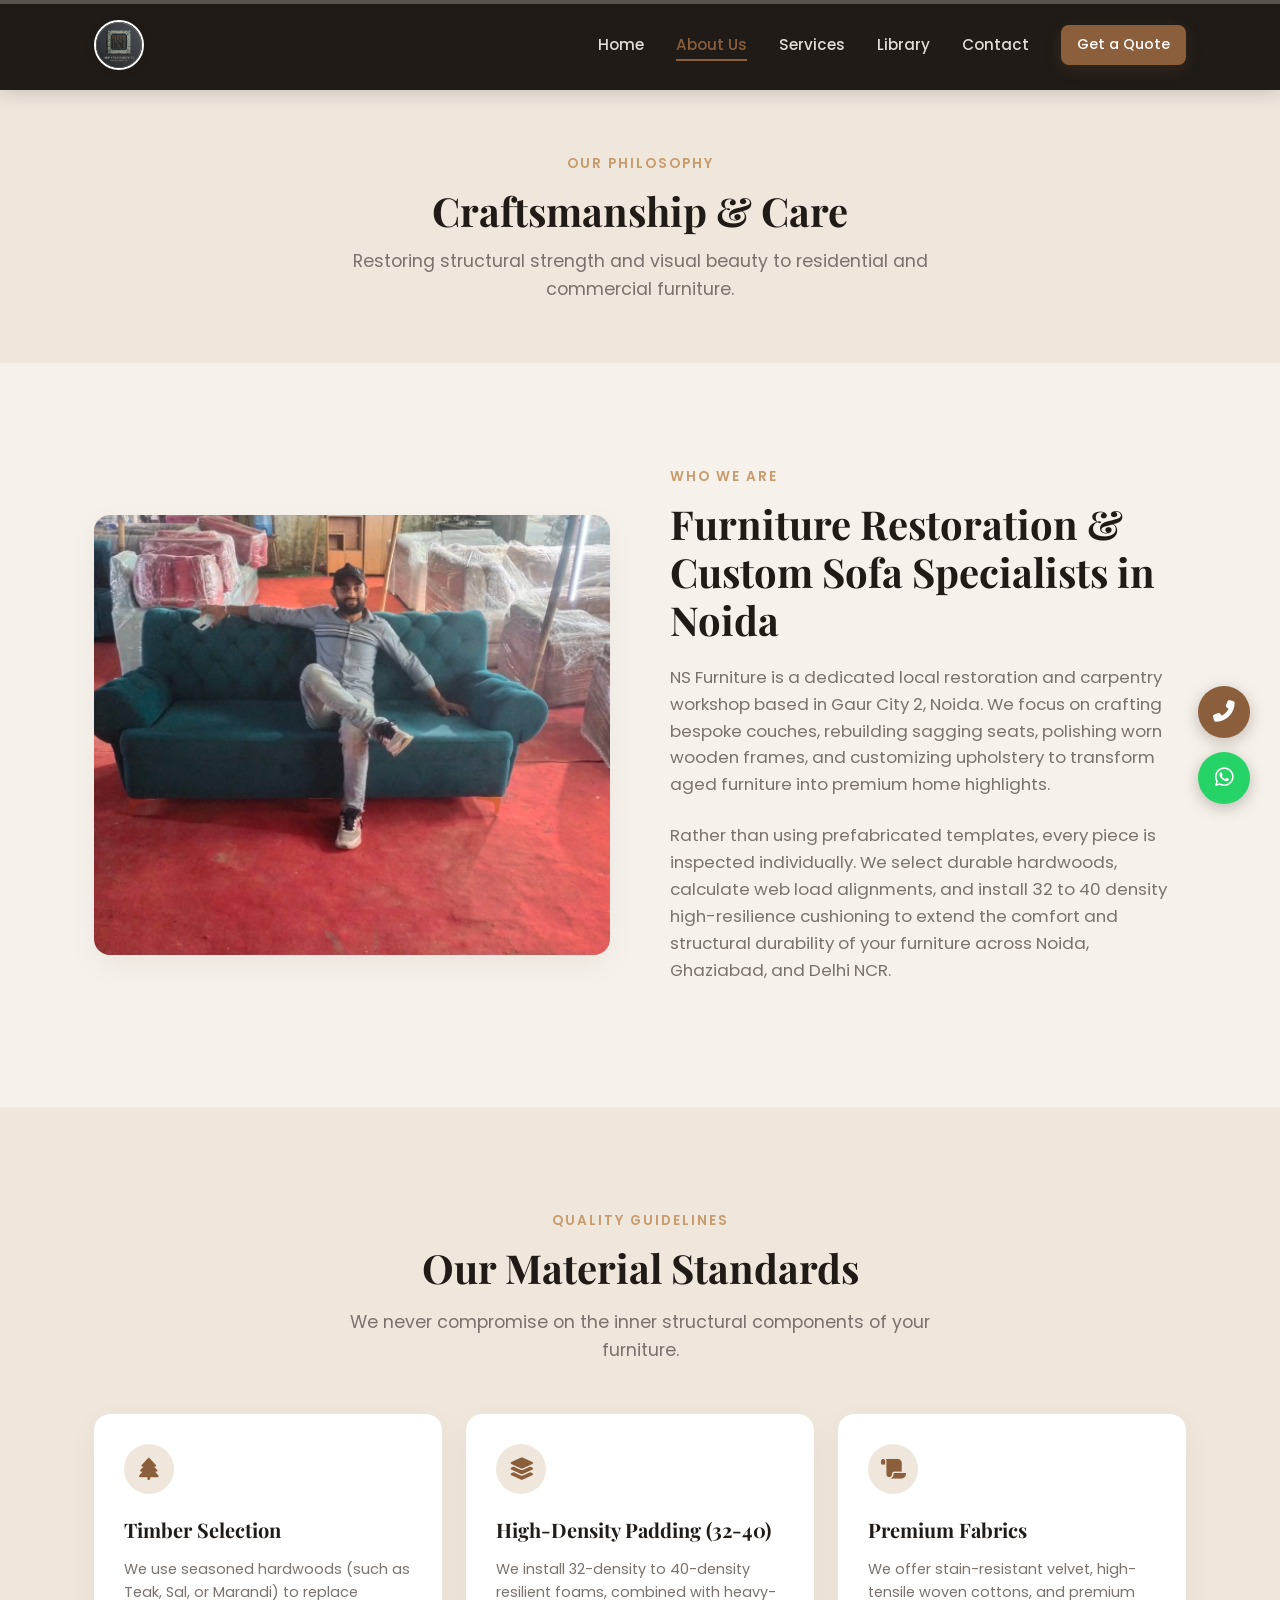
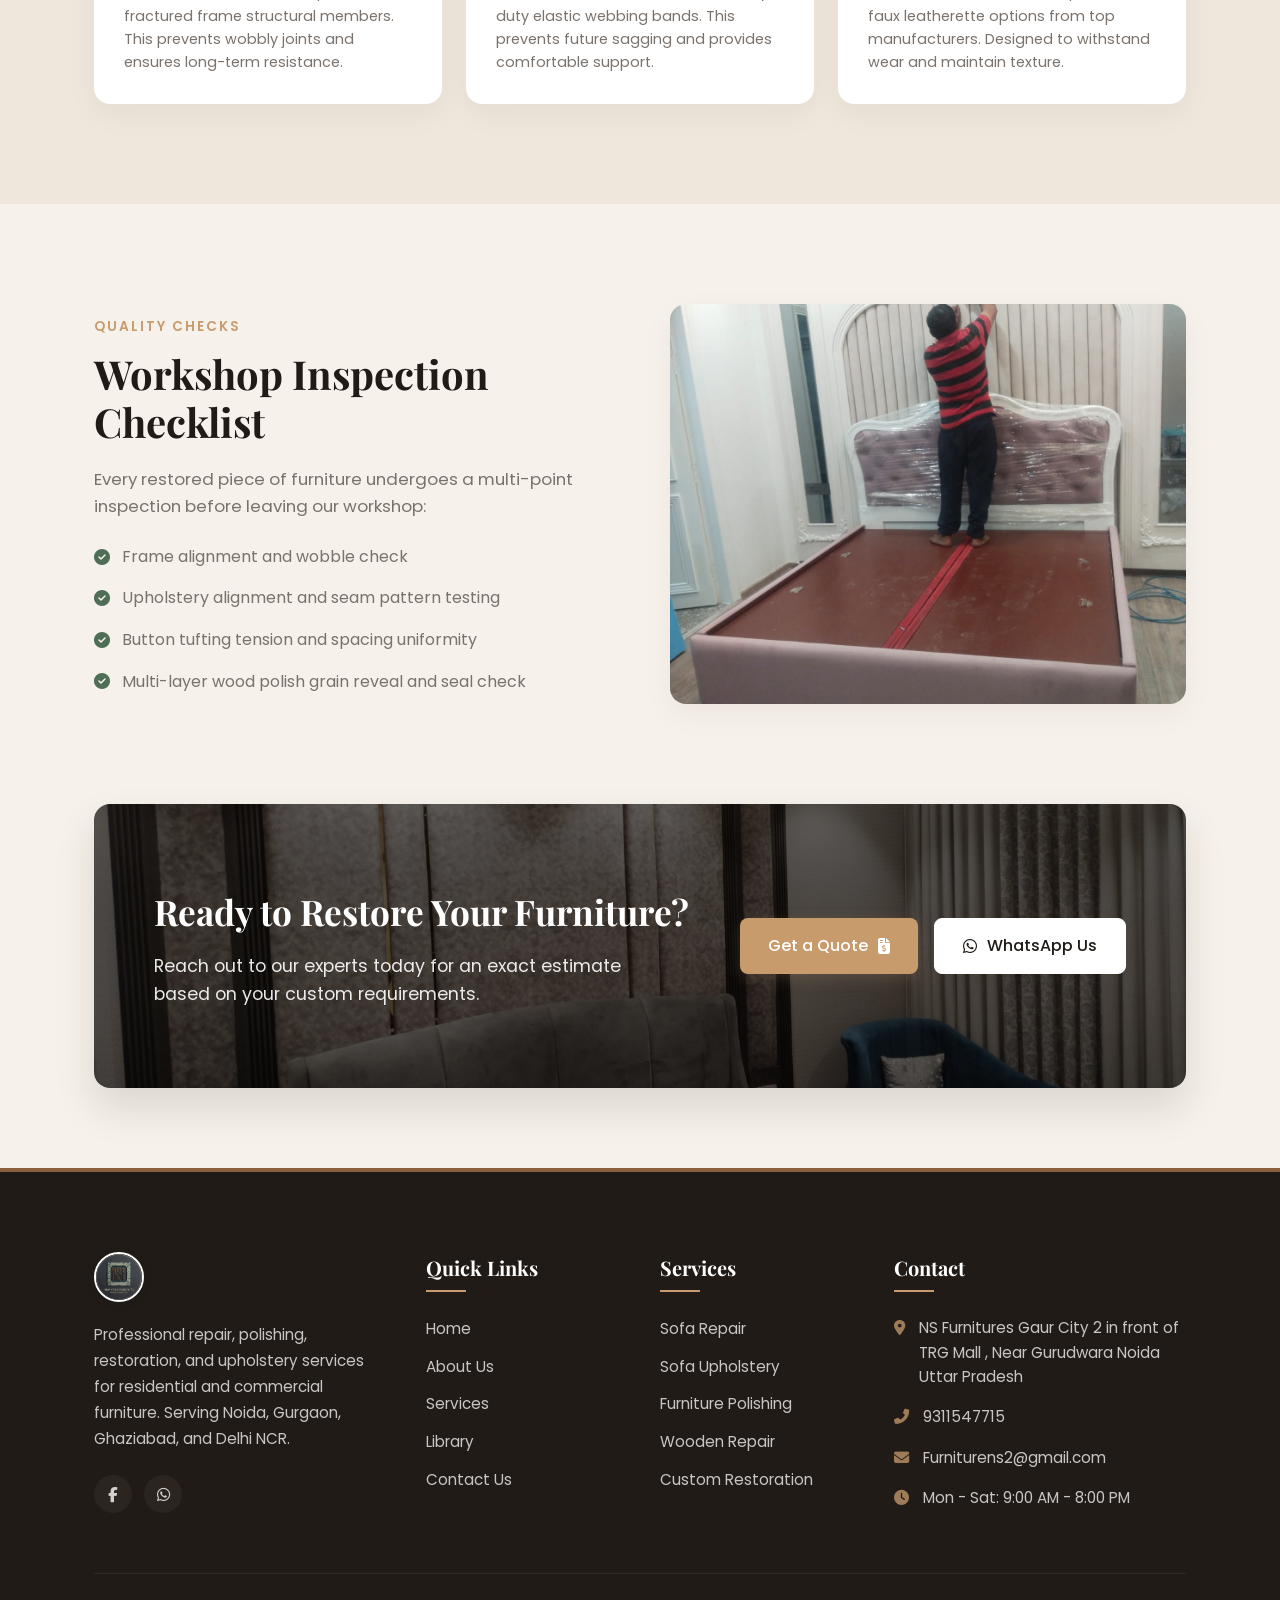
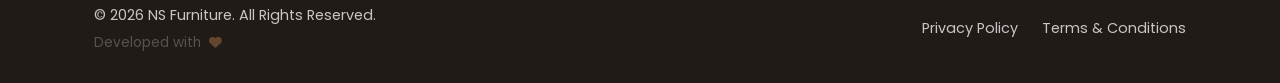
<file: about.html>
<!DOCTYPE html>
<html lang="en">
<head>
  <meta charset="UTF-8">
  <meta name="viewport" content="width=device-width, initial-scale=1.0">
  <title>About NS Furniture | Custom Sofa Makers & Restorers in Noida</title>
  <meta name="description" content="Discover NS Furniture: expert sofa makers and furniture artisans in Noida. Learn about our seasoned hardwood selection, 32-40 density foam, and restoration standards.">
  <link rel="canonical" href="https://nsfurnitures.in/about.html">
  <meta name="robots" content="index, follow">

  <!-- Open Graph -->
  <meta property="og:type" content="website">
  <meta property="og:url" content="https://nsfurnitures.in/about.html">
  <meta property="og:title" content="About NS Furniture | Custom Sofa Makers & Restorers in Noida">
  <meta property="og:description" content="Discover NS Furniture: expert sofa makers and furniture artisans in Noida. Learn about our seasoned hardwood selection, 32-40 density foam, and restoration standards.">
  <meta property="og:image" content="https://nsfurnitures.in/assets/logo.jpeg">
  <meta property="og:site_name" content="NS Furniture">

  <!-- Twitter Card -->
  <meta name="twitter:card" content="summary_large_image">
  <meta name="twitter:url" content="https://nsfurnitures.in/about.html">
  <meta name="twitter:title" content="About NS Furniture | Custom Sofa Makers & Restorers in Noida">
  <meta name="twitter:description" content="Discover NS Furniture: expert sofa makers and furniture artisans in Noida. Learn about our seasoned hardwood selection, 32-40 density foam, and restoration standards.">
  <meta name="twitter:image" content="https://nsfurnitures.in/assets/logo.jpeg">

  <!-- Breadcrumb Schema -->
  <script type="application/ld+json">
  {
    "@context": "https://schema.org",
    "@type": "BreadcrumbList",
    "itemListElement": [
      {
        "@type": "ListItem",
        "position": 1,
        "name": "Home",
        "item": "https://nsfurnitures.in/"
      },
      {
        "@type": "ListItem",
        "position": 2,
        "name": "About Us",
        "item": "https://nsfurnitures.in/about.html"
      }
    ]
  }
  </script>

  <!-- Font Awesome Icons -->
  <link rel="stylesheet" href="https://cdnjs.cloudflare.com/ajax/libs/font-awesome/6.4.0/css/all.min.css">
  
  <!-- Main Stylesheet -->
  <link rel="stylesheet" href="css/style.css">
</head>
<body>

  <!-- Scroll Progress Indicator -->
  <div class="scroll-progress-container">
    <div class="scroll-progress-bar"></div>
  </div>

  <!-- STICKY HEADER -->
  <header class="header-main">
    <div class="container">
      <nav class="navbar">
        <a href="index.html" class="navbar-logo">
          <img src="assets/logo.jpeg" alt="NS Furniture" class="navbar-logo-img">
        </a>
        
        <ul class="navbar-menu">
          <li><a href="index.html" class="navbar-item">Home</a></li>
          <li><a href="about.html" class="navbar-item active">About Us</a></li>
          <li><a href="services.html" class="navbar-item">Services</a></li>
          <li><a href="library.html" class="navbar-item">Library</a></li>
          <li><a href="contact.html" class="navbar-item">Contact</a></li>
          <li><a href="contact.html" class="btn-primary" style="padding: 8px 16px; font-size: 0.9rem;">Get a Quote</a></li>
        </ul>

        <div class="navbar-burger">
          <span></span>
          <span></span>
          <span></span>
        </div>
      </nav>
    </div>
  </header>

  <!-- MOBILE NAVIGATION DRAWER -->
  <div class="mobile-nav-drawer">
    <div class="mobile-menu-links">
      <a href="index.html" class="mobile-menu-item">Home</a>
      <a href="about.html" class="mobile-menu-item">About Us</a>
      <a href="services.html" class="mobile-menu-item">Services</a>
      <a href="library.html" class="mobile-menu-item">Library</a>
      <a href="contact.html" class="mobile-menu-item">Contact</a>
    </div>
    <a href="contact.html" class="btn-primary text-center">Get a Quote <i class="fas fa-file-invoice-dollar"></i></a>
  </div>

  <!-- INNER HEADER HERO -->
  <section class="section-padding" style="background-color: var(--light-color); padding-top: 150px; padding-bottom: 60px;">
    <div class="container text-center">
      <span class="section-tag">Our Philosophy</span>
      <h1 class="section-title" style="margin-bottom: 12px;">Craftsmanship & Care</h1>
      <p class="section-desc" style="margin-bottom: 0;">Restoring structural strength and visual beauty to residential and commercial furniture.</p>
    </div>
  </section>

  <!-- DEEPStory SECTION -->
  <section class="section-padding reveal">
    <div class="container">
      <div class="about-grid">
        <div class="about-content-left">
          <div class="about-img-wrap" style="height: 440px;">
            <img src="assets/NS/IMG-20260819-WA0027.jpg" data-img-key="about" alt="NS Furniture artisan with completed tufted turquoise sofa in Noida workshop" loading="lazy">
          </div>
        </div>
        <div class="about-content-right">
          <span class="section-tag">Who We Are</span>
          <h2 class="section-title" style="text-align: left; margin-bottom: 20px;">Furniture Restoration & Custom Sofa Specialists in Noida</h2>
          <p class="about-text">
            NS Furniture is a dedicated local restoration and carpentry workshop based in Gaur City 2, Noida. We focus on crafting bespoke couches, rebuilding sagging seats, polishing worn wooden frames, and customizing upholstery to transform aged furniture into premium home highlights.
          </p>
          <p class="about-text">
            Rather than using prefabricated templates, every piece is inspected individually. We select durable hardwoods, calculate web load alignments, and install 32 to 40 density high-resilience cushioning to extend the comfort and structural durability of your furniture across Noida, Ghaziabad, and Delhi NCR.
          </p>
        </div>
      </div>
    </div>
  </section>

  <!-- MATERIAL STANDARDS DETAILED WALKTHROUGH -->
  <section class="section-padding reveal" style="background-color: var(--light-color);">
    <div class="container">
      <div class="text-center">
        <span class="section-tag">Quality Guidelines</span>
        <h2 class="section-title">Our Material Standards</h2>
        <p class="section-desc">We never compromise on the inner structural components of your furniture.</p>
      </div>

      <div class="services-grid" style="grid-template-columns: repeat(auto-fit, minmax(280px, 1fr)); gap: 24px;">
        <!-- Card 1 -->
        <div class="service-card" style="padding: 30px;">
          <div class="info-icon-box" style="margin-bottom: 20px; background-color: var(--light-color); color: var(--primary-color);">
            <i class="fas fa-tree" style="font-size: 1.4rem;"></i>
          </div>
          <h3 class="service-title" style="font-size: 1.25rem; margin-bottom: 12px;">Timber Selection</h3>
          <p class="service-desc" style="font-size: 0.9rem; margin-bottom: 0;">
            We use seasoned hardwoods (such as Teak, Sal, or Marandi) to replace fractured frame structural members. This prevents wobbly joints and ensures long-term resistance.
          </p>
        </div>

        <!-- Card 2 -->
        <div class="service-card" style="padding: 30px;">
          <div class="info-icon-box" style="margin-bottom: 20px; background-color: var(--light-color); color: var(--primary-color);">
            <i class="fas fa-layer-group" style="font-size: 1.4rem;"></i>
          </div>
          <h3 class="service-title" style="font-size: 1.25rem; margin-bottom: 12px;">High-Density Padding (32-40)</h3>
          <p class="service-desc" style="font-size: 0.9rem; margin-bottom: 0;">
            We install 32-density to 40-density resilient foams, combined with heavy-duty elastic webbing bands. This prevents future sagging and provides comfortable support.
          </p>
        </div>

        <!-- Card 3 -->
        <div class="service-card" style="padding: 30px;">
          <div class="info-icon-box" style="margin-bottom: 20px; background-color: var(--light-color); color: var(--primary-color);">
            <i class="fas fa-scroll" style="font-size: 1.4rem;"></i>
          </div>
          <h3 class="service-title" style="font-size: 1.25rem; margin-bottom: 12px;">Premium Fabrics</h3>
          <p class="service-desc" style="font-size: 0.9rem; margin-bottom: 0;">
            We offer stain-resistant velvet, high-tensile woven cottons, and premium faux leatherette options from top manufacturers. Designed to withstand wear and maintain texture.
          </p>
        </div>
      </div>
    </div>
  </section>

  <!-- WORKSHOP QUALITY CHECKS -->
  <section class="section-padding reveal">
    <div class="container">
      <div class="about-grid" style="grid-template-columns: 1fr 1fr;">
        <div class="about-content-left">
          <span class="section-tag">Quality Checks</span>
          <h2 class="section-title" style="text-align: left; margin-bottom: 20px;">Workshop Inspection Checklist</h2>
          <p class="about-text">
            Every restored piece of furniture undergoes a multi-point inspection before leaving our workshop:
          </p>
          <ul class="footer-links-list" style="gap: 16px; margin-top: 20px;">
            <li style="display: flex; align-items: center; gap: 12px; color: var(--gray-color);">
              <i class="fas fa-check-circle" style="color: var(--success-color);"></i> Frame alignment and wobble check
            </li>
            <li style="display: flex; align-items: center; gap: 12px; color: var(--gray-color);">
              <i class="fas fa-check-circle" style="color: var(--success-color);"></i> Upholstery alignment and seam pattern testing
            </li>
            <li style="display: flex; align-items: center; gap: 12px; color: var(--gray-color);">
              <i class="fas fa-check-circle" style="color: var(--success-color);"></i> Button tufting tension and spacing uniformity
            </li>
            <li style="display: flex; align-items: center; gap: 12px; color: var(--gray-color);">
              <i class="fas fa-check-circle" style="color: var(--success-color);"></i> Multi-layer wood polish grain reveal and seal check
            </li>
          </ul>
        </div>
        <div class="about-content-right">
          <div class="about-img-wrap" style="height: 400px;">
            <img src="assets/NS/IMG-20260819-WA0025.jpg" data-img-key="hero.boy" alt="Carpenter preparing bed headboard panels in NS workshop Noida" loading="lazy">
          </div>
        </div>
      </div>
    </div>
  </section>

  <!-- CALL TO ACTION BANNER -->
  <section class="container reveal" style="margin-bottom: 80px;">
    <div class="cta-section">
      <div class="cta-bg" data-img-key="hero.background" style="background-image: url('assets/NS/IMG-20260819-WA0029.jpg');"></div>
      <div class="cta-grid">
        <div class="cta-text-col">
          <h2 class="cta-title">Ready to Restore Your Furniture?</h2>
          <p class="cta-desc">Reach out to our experts today for an exact estimate based on your custom requirements.</p>
        </div>
        <div class="cta-actions">
          <a href="contact.html" class="btn-secondary">Get a Quote <i class="fas fa-file-invoice-dollar"></i></a>
          <a href="#" class="btn-outline" data-business-whatsapp style="background-color: var(--white-color); border-color: var(--white-color); color: var(--dark-color);"><i class="fab fa-whatsapp"></i> WhatsApp Us</a>
        </div>
      </div>
    </div>
  </section>

  <!-- PREMIUM DARK FOOTER -->
  <footer class="footer-main">
    <div class="container">
      <div class="footer-grid">
        <div class="footer-col">
          <a href="index.html" class="navbar-logo" style="margin-bottom: 20px;">
            <img src="assets/logo.jpeg" alt="NS Furniture Logo" class="navbar-logo-img">
          </a>
          <p class="footer-desc">
            Professional repair, polishing, restoration, and upholstery services for residential and commercial furniture. Serving Noida, Gurgaon, Ghaziabad, and Delhi NCR.
          </p>
          <div class="footer-socials">
            <a href="#" target="_blank" data-business-facebook class="footer-social-icon" aria-label="Facebook"><i class="fab fa-facebook-f"></i></a>
            <a href="#" target="_blank" data-business-whatsapp class="footer-social-icon" aria-label="WhatsApp"><i class="fab fa-whatsapp"></i></a>
          </div>
        </div>
        
        <div class="footer-col">
          <h4 class="footer-col-title">Quick Links</h4>
          <ul class="footer-links-list">
            <li><a href="index.html" class="footer-link">Home</a></li>
            <li><a href="about.html" class="footer-link">About Us</a></li>
            <li><a href="services.html" class="footer-link">Services</a></li>
            <li><a href="library.html" class="footer-link">Library</a></li>
            <li><a href="contact.html" class="footer-link">Contact Us</a></li>
          </ul>
        </div>
        
        <div class="footer-col">
          <h4 class="footer-col-title">Services</h4>
          <ul class="footer-links-list">
            <li><a href="services.html" class="footer-link">Sofa Repair</a></li>
            <li><a href="services.html" class="footer-link">Sofa Upholstery</a></li>
            <li><a href="services.html" class="footer-link">Furniture Polishing</a></li>
            <li><a href="services.html" class="footer-link">Wooden Repair</a></li>
            <li><a href="services.html" class="footer-link">Custom Restoration</a></li>
          </ul>
        </div>
        
        <div class="footer-col">
          <h4 class="footer-col-title">Contact</h4>
          <ul class="footer-contact-list">
            <li class="footer-contact-item">
              <i class="fas fa-map-marker-alt"></i>
              <span data-business-address>NS Furnitures Gaur City 2 in front of TRG Mall , Near Gurudwara Noida Uttar Pradesh</span>
            </li>
            <li class="footer-contact-item">
              <i class="fas fa-phone-alt"></i>
              <a href="#" data-business-phone>9311547715</a>
            </li>
            <li class="footer-contact-item">
              <i class="fas fa-envelope"></i>
              <a href="#" data-business-email>Furniturens2@gmail.com</a>
            </li>
            <li class="footer-contact-item">
              <i class="fas fa-clock"></i>
              <span data-business-hours>Mon - Sat: 9:00 AM - 8:00 PM</span>
            </li>
          </ul>
        </div>
      </div>
      
      <div class="footer-bottom">
        <div class="footer-bottom-info">
          <p>&copy; 2026 <span data-business-name>NS Furniture</span>. All Rights Reserved.</p>
          <p class="dev-credit" style="font-size: 0.85rem; color: var(--gray-color); opacity: 0.85; margin-top: 4px;">Developed with <a href="https://ritiktiwari.netlify.app/" target="_blank" rel="noopener noreferrer" class="dev-link" aria-label="Developer portfolio" style="color: var(--primary-color); display: inline-block; text-decoration: none; transition: transform 300ms ease, text-shadow 300ms ease; cursor: pointer;"><i class="fas fa-heart" style="font-size: 0.8rem; margin-left: 4px;"></i></a></p>
        </div>
        <div class="footer-bottom-links">
          <a href="privacy-policy.html">Privacy Policy</a>
          <a href="terms-and-conditions.html">Terms & Conditions</a>
        </div>
      </div>
    </div>
  </footer>

  <!-- FLOATING QUICK ACTION BUTTONS -->
  <div class="floating-actions-container">
    <a href="#" data-business-phone class="floating-btn float-call" aria-label="Call Us"><i class="fas fa-phone-alt"></i></a>
    <a href="#" data-business-whatsapp target="_blank" class="floating-btn float-whatsapp" aria-label="WhatsApp Us"><i class="fab fa-whatsapp"></i></a>
    <button class="floating-btn btn-back-to-top" aria-label="Back to Top"><i class="fas fa-chevron-up"></i></button>
  </div>

  <!-- Core Javascript File -->
  <script src="js/script.js"></script>
</body>
</html>
</file>
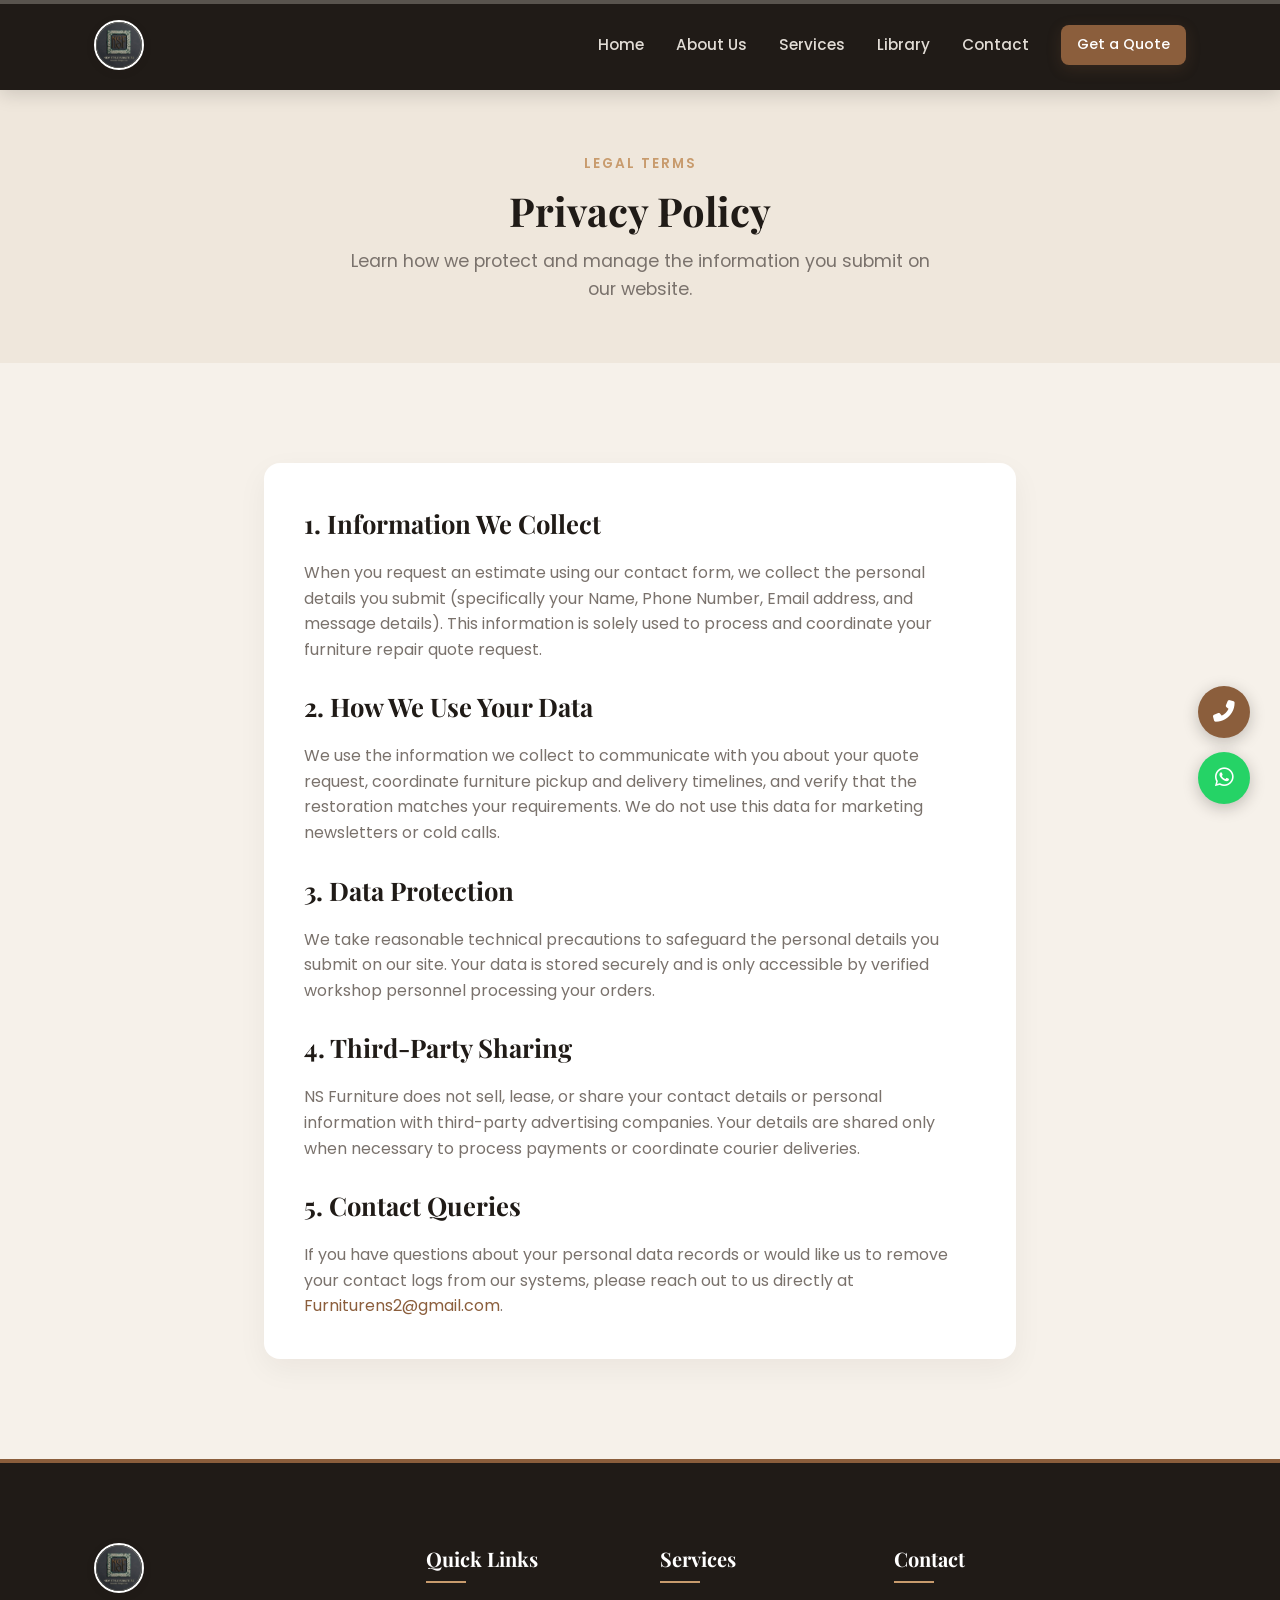
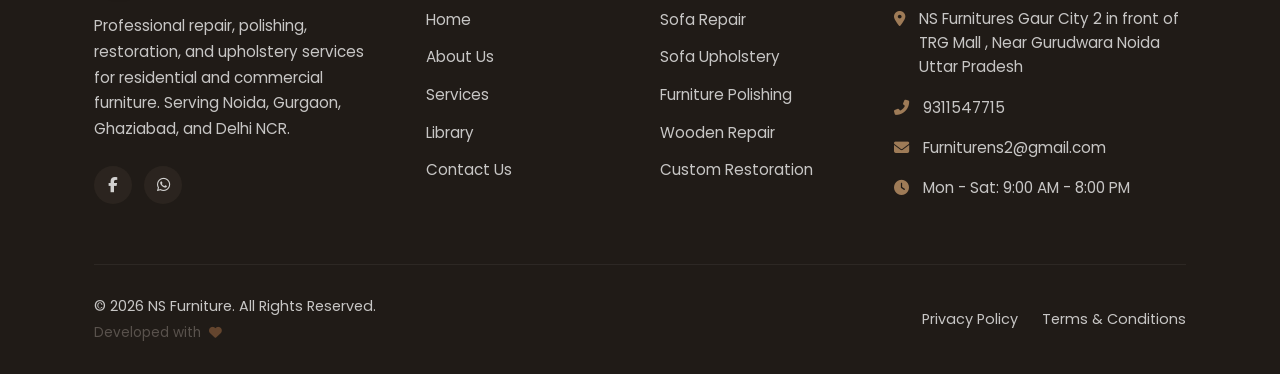
<file: privacy-policy.html>
<!DOCTYPE html>
<html lang="en">
<head>
  <meta charset="UTF-8">
  <meta name="viewport" content="width=device-width, initial-scale=1.0">
  <title>Privacy Policy — NS Furniture</title>
  <meta name="description" content="Read the privacy policy of NS Furniture. Learn how we handle form requests and customer data.">
  <link rel="canonical" href="https://nsfurnitures.in/privacy-policy.html">
  <meta name="robots" content="index, follow">
  
  <!-- Font Awesome Icons -->
  <link rel="stylesheet" href="https://cdnjs.cloudflare.com/ajax/libs/font-awesome/6.4.0/css/all.min.css">
  
  <!-- Main Stylesheet -->
  <link rel="stylesheet" href="css/style.css">
</head>
<body>

  <!-- Scroll Progress Indicator -->
  <div class="scroll-progress-container">
    <div class="scroll-progress-bar"></div>
  </div>

  <!-- STICKY HEADER -->
  <header class="header-main">
    <div class="container">
      <nav class="navbar">
        <a href="index.html" class="navbar-logo">
          <img src="assets/logo.jpeg" alt="NS Furniture" class="navbar-logo-img">
        </a>
        
        <ul class="navbar-menu">
          <li><a href="index.html" class="navbar-item">Home</a></li>
          <li><a href="about.html" class="navbar-item">About Us</a></li>
          <li><a href="services.html" class="navbar-item">Services</a></li>
          <li><a href="library.html" class="navbar-item">Library</a></li>
          <li><a href="contact.html" class="navbar-item">Contact</a></li>
          <li><a href="contact.html" class="btn-primary" style="padding: 8px 16px; font-size: 0.9rem;">Get a Quote</a></li>
        </ul>

        <div class="navbar-burger">
          <span></span>
          <span></span>
          <span></span>
        </div>
      </nav>
    </div>
  </header>

  <!-- MOBILE NAVIGATION DRAWER -->
  <div class="mobile-nav-drawer">
    <div class="mobile-menu-links">
      <a href="index.html" class="mobile-menu-item">Home</a>
      <a href="about.html" class="mobile-menu-item">About Us</a>
      <a href="services.html" class="mobile-menu-item">Services</a>
      <a href="library.html" class="mobile-menu-item">Library</a>
      <a href="contact.html" class="mobile-menu-item">Contact</a>
    </div>
    <a href="contact.html" class="btn-primary text-center">Get a Quote <i class="fas fa-file-invoice-dollar"></i></a>
  </div>

  <!-- INNER HEADER HERO -->
  <section class="section-padding" style="background-color: var(--light-color); padding-top: 150px; padding-bottom: 60px;">
    <div class="container text-center">
      <span class="section-tag">Legal Terms</span>
      <h1 class="section-title" style="margin-bottom: 12px;">Privacy Policy</h1>
      <p class="section-desc" style="margin-bottom: 0;">Learn how we protect and manage the information you submit on our website.</p>
    </div>
  </section>

  <!-- CONTENT SECTION -->
  <section class="section-padding reveal">
    <div class="container" style="max-width: 800px;">
      <div style="background-color: var(--white-color); padding: 40px; border-radius: var(--border-radius-lg); box-shadow: var(--shadow-premium);">
        
        <h3 style="font-family: var(--font-heading); font-size: 1.6rem; margin-bottom: 16px;">1. Information We Collect</h3>
        <p style="color: var(--gray-color); margin-bottom: 24px;">
          When you request an estimate using our contact form, we collect the personal details you submit (specifically your Name, Phone Number, Email address, and message details). This information is solely used to process and coordinate your furniture repair quote request.
        </p>

        <h3 style="font-family: var(--font-heading); font-size: 1.6rem; margin-bottom: 16px;">2. How We Use Your Data</h3>
        <p style="color: var(--gray-color); margin-bottom: 24px;">
          We use the information we collect to communicate with you about your quote request, coordinate furniture pickup and delivery timelines, and verify that the restoration matches your requirements. We do not use this data for marketing newsletters or cold calls.
        </p>

        <h3 style="font-family: var(--font-heading); font-size: 1.6rem; margin-bottom: 16px;">3. Data Protection</h3>
        <p style="color: var(--gray-color); margin-bottom: 24px;">
          We take reasonable technical precautions to safeguard the personal details you submit on our site. Your data is stored securely and is only accessible by verified workshop personnel processing your orders.
        </p>

        <h3 style="font-family: var(--font-heading); font-size: 1.6rem; margin-bottom: 16px;">4. Third-Party Sharing</h3>
        <p style="color: var(--gray-color); margin-bottom: 24px;">
          NS Furniture does not sell, lease, or share your contact details or personal information with third-party advertising companies. Your details are shared only when necessary to process payments or coordinate courier deliveries.
        </p>

        <h3 style="font-family: var(--font-heading); font-size: 1.6rem; margin-bottom: 16px;">5. Contact Queries</h3>
        <p style="color: var(--gray-color); margin-bottom: 0;">
          If you have questions about your personal data records or would like us to remove your contact logs from our systems, please reach out to us directly at <a href="#" data-business-email style="color: var(--primary-color);">Furniturens2@gmail.com</a>.
        </p>

      </div>
    </div>
  </section>

  <!-- PREMIUM DARK FOOTER -->
  <footer class="footer-main">
    <div class="container">
      <div class="footer-grid">
        <div class="footer-col">
          <a href="index.html" class="navbar-logo" style="margin-bottom: 20px;">
            <img src="assets/logo.jpeg" alt="NS Furniture Logo" class="navbar-logo-img">
          </a>
          <p class="footer-desc">
            Professional repair, polishing, restoration, and upholstery services for residential and commercial furniture. Serving Noida, Gurgaon, Ghaziabad, and Delhi NCR.
          </p>
          <div class="footer-socials">
            <a href="#" target="_blank" data-business-facebook class="footer-social-icon" aria-label="Facebook"><i class="fab fa-facebook-f"></i></a>
            <a href="#" target="_blank" data-business-whatsapp class="footer-social-icon" aria-label="WhatsApp"><i class="fab fa-whatsapp"></i></a>
          </div>
        </div>
        
        <div class="footer-col">
          <h4 class="footer-col-title">Quick Links</h4>
          <ul class="footer-links-list">
            <li><a href="index.html" class="footer-link">Home</a></li>
            <li><a href="about.html" class="footer-link">About Us</a></li>
            <li><a href="services.html" class="footer-link">Services</a></li>
            <li><a href="library.html" class="footer-link">Library</a></li>
            <li><a href="contact.html" class="footer-link">Contact Us</a></li>
          </ul>
        </div>
        
        <div class="footer-col">
          <h4 class="footer-col-title">Services</h4>
          <ul class="footer-links-list">
            <li><a href="services.html" class="footer-link">Sofa Repair</a></li>
            <li><a href="services.html" class="footer-link">Sofa Upholstery</a></li>
            <li><a href="services.html" class="footer-link">Furniture Polishing</a></li>
            <li><a href="services.html" class="footer-link">Wooden Repair</a></li>
            <li><a href="services.html" class="footer-link">Custom Restoration</a></li>
          </ul>
        </div>
        
        <div class="footer-col">
          <h4 class="footer-col-title">Contact</h4>
          <ul class="footer-contact-list">
            <li class="footer-contact-item">
              <i class="fas fa-map-marker-alt"></i>
              <span data-business-address>NS Furnitures Gaur City 2 in front of TRG Mall , Near Gurudwara Noida Uttar Pradesh</span>
            </li>
            <li class="footer-contact-item">
              <i class="fas fa-phone-alt"></i>
              <a href="#" data-business-phone>9311547715</a>
            </li>
            <li class="footer-contact-item">
              <i class="fas fa-envelope"></i>
              <a href="#" data-business-email>Furniturens2@gmail.com</a>
            </li>
            <li class="footer-contact-item">
              <i class="fas fa-clock"></i>
              <span data-business-hours>Mon - Sat: 9:00 AM - 8:00 PM</span>
            </li>
          </ul>
        </div>
      </div>
      
      <div class="footer-bottom">
        <div class="footer-bottom-info">
          <p>&copy; 2026 <span data-business-name>NS Furniture</span>. All Rights Reserved.</p>
          <p class="dev-credit" style="font-size: 0.85rem; color: var(--gray-color); opacity: 0.85; margin-top: 4px;">Developed with <a href="https://ritiktiwari.netlify.app/" target="_blank" rel="noopener noreferrer" class="dev-link" aria-label="Developer portfolio" style="color: var(--primary-color); display: inline-block; text-decoration: none; transition: transform 300ms ease, text-shadow 300ms ease; cursor: pointer;"><i class="fas fa-heart" style="font-size: 0.8rem; margin-left: 4px;"></i></a></p>
        </div>
        <div class="footer-bottom-links">
          <a href="privacy-policy.html">Privacy Policy</a>
          <a href="terms-and-conditions.html">Terms & Conditions</a>
        </div>
      </div>
    </div>
  </footer>

  <!-- FLOATING QUICK ACTION BUTTONS -->
  <div class="floating-actions-container">
    <a href="#" data-business-phone class="floating-btn float-call" aria-label="Call Us"><i class="fas fa-phone-alt"></i></a>
    <a href="#" data-business-whatsapp target="_blank" class="floating-btn float-whatsapp" aria-label="WhatsApp Us"><i class="fab fa-whatsapp"></i></a>
    <button class="floating-btn btn-back-to-top" aria-label="Back to Top"><i class="fas fa-chevron-up"></i></button>
  </div>

  <!-- Core Javascript File -->
  <script src="js/script.js"></script>
</body>
</html>
</file>
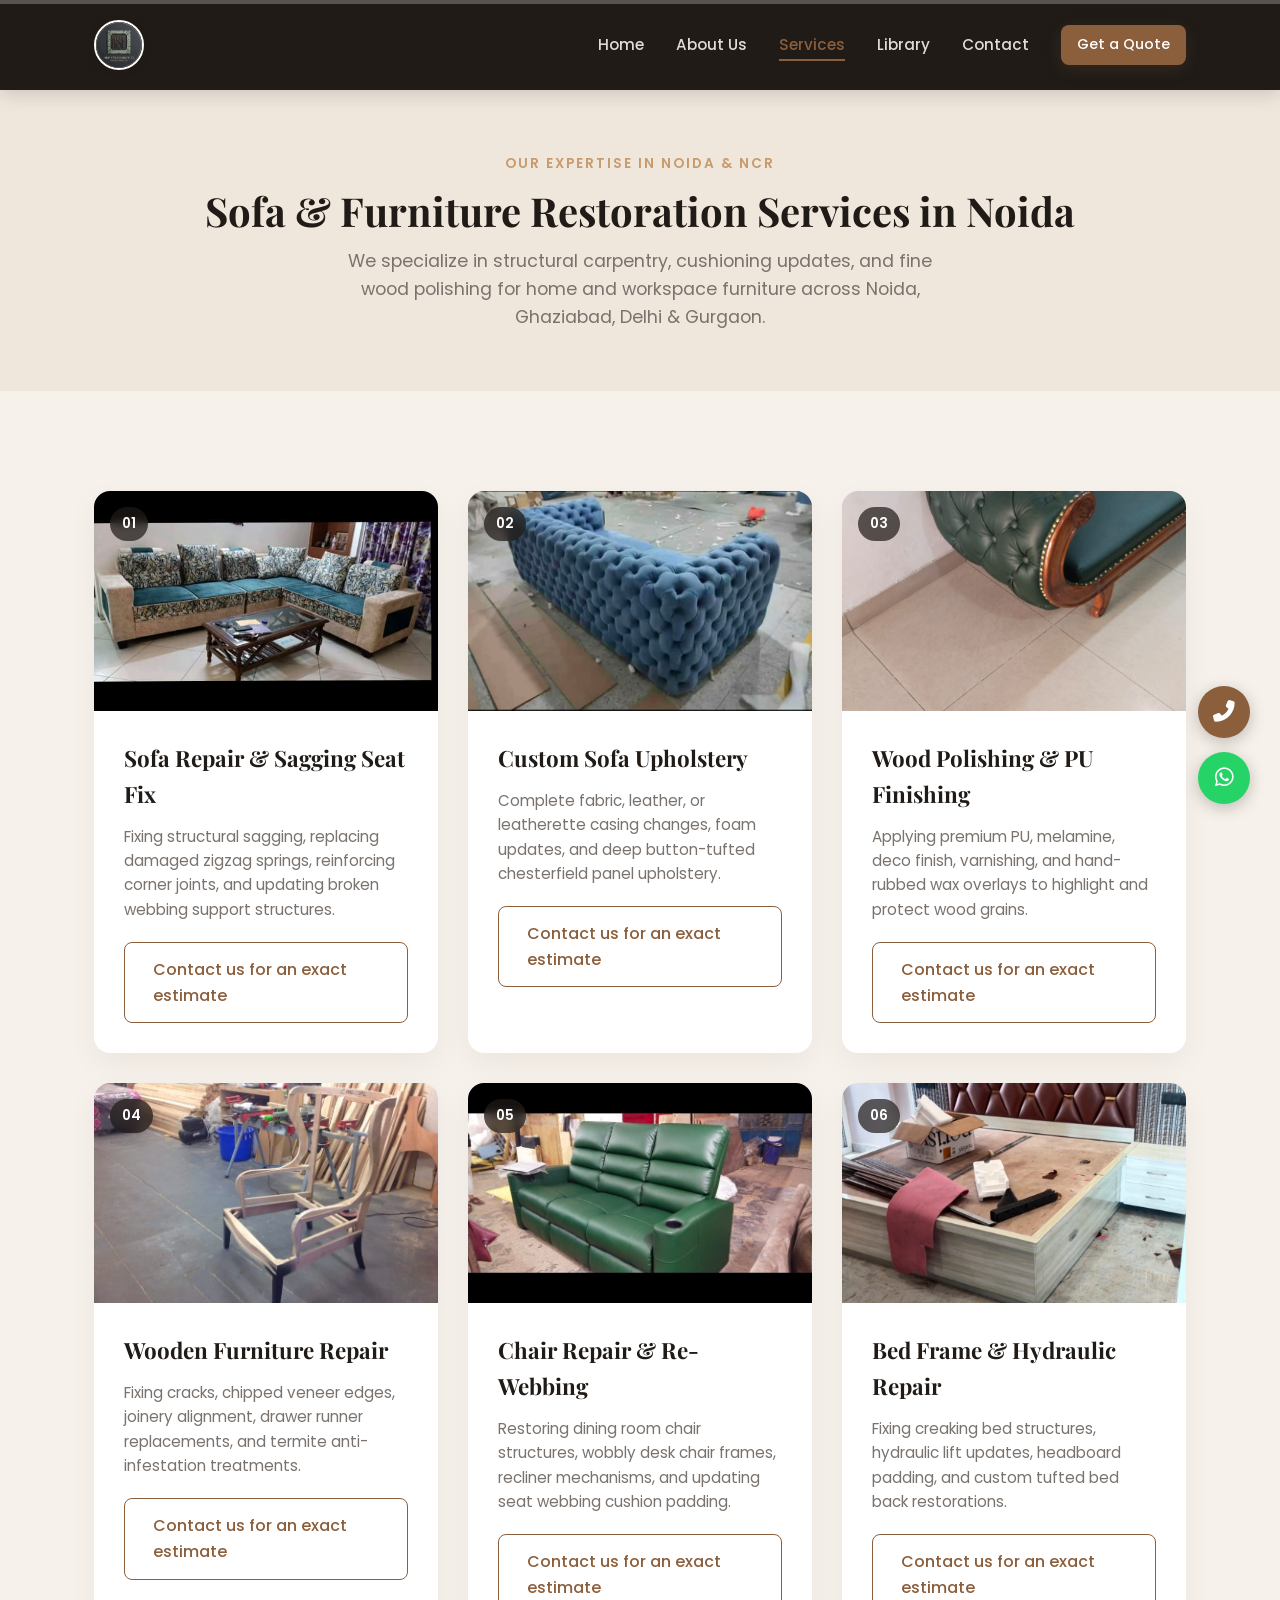
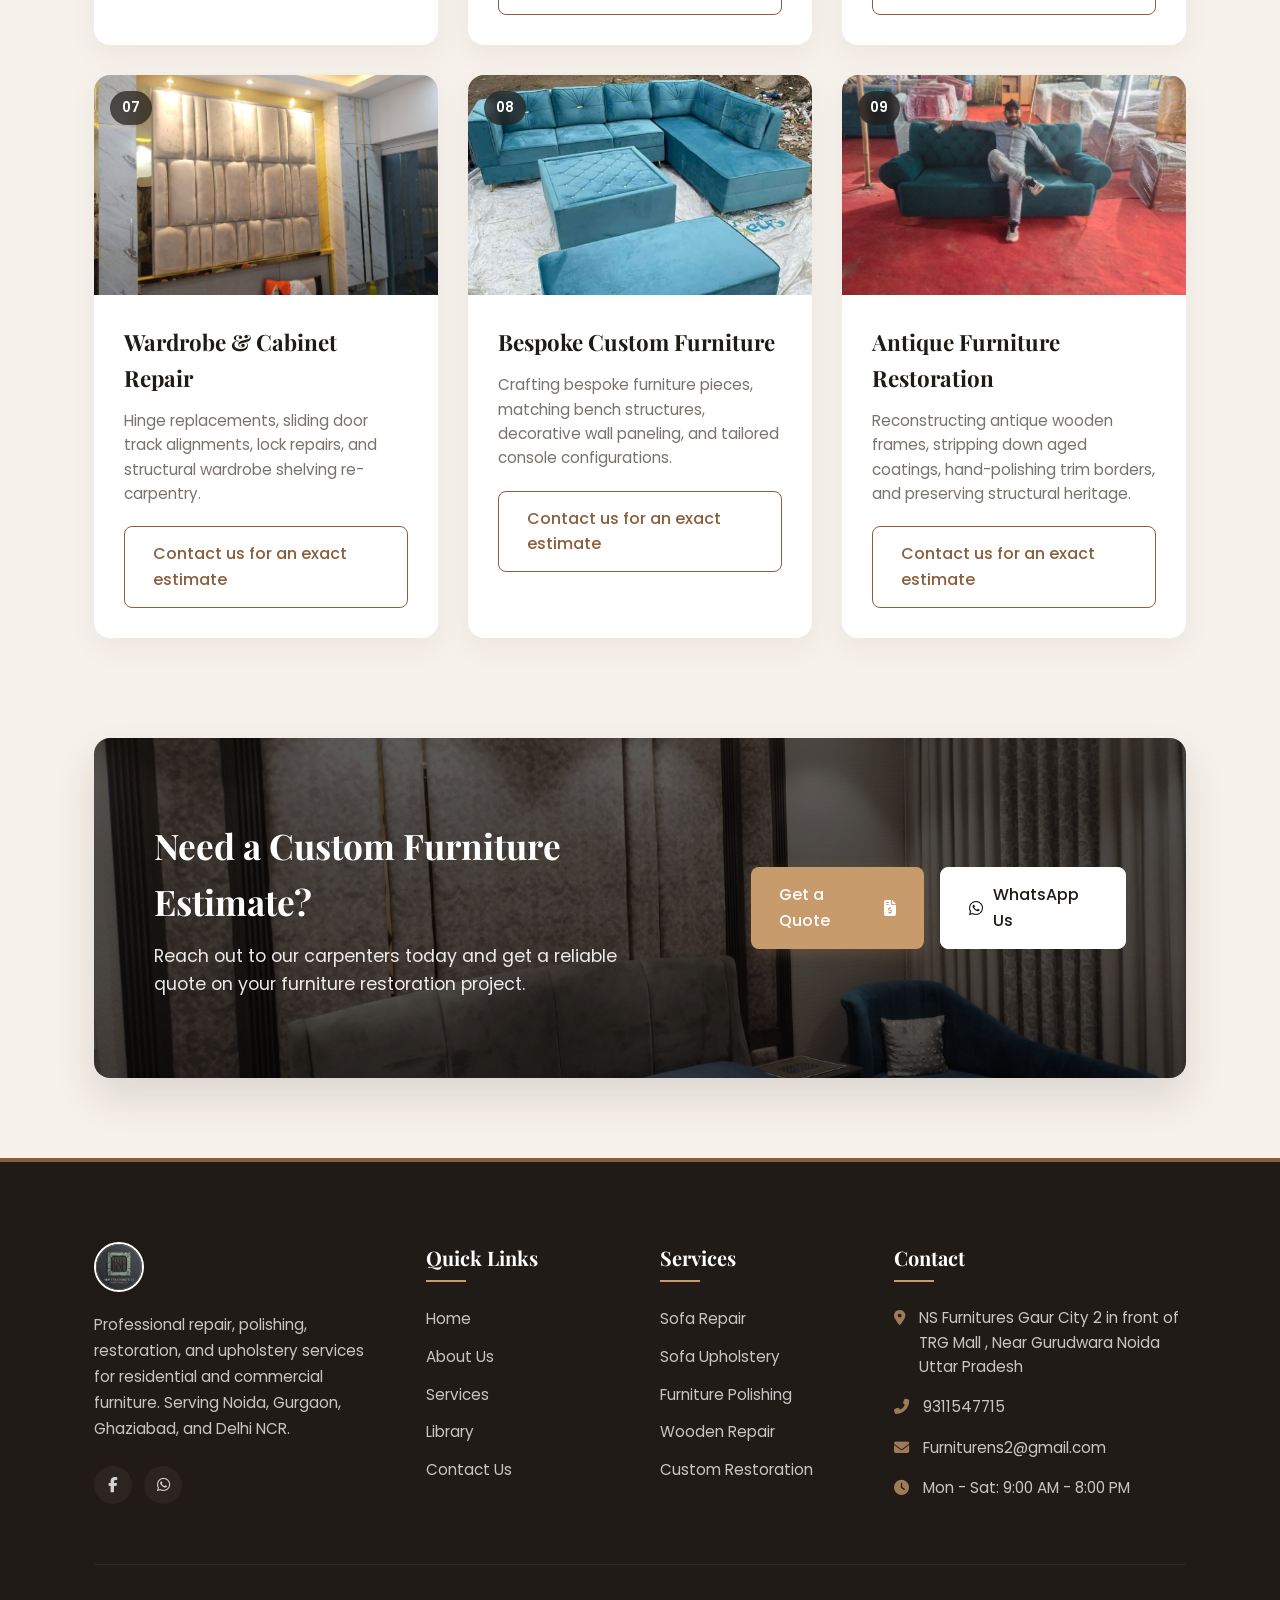
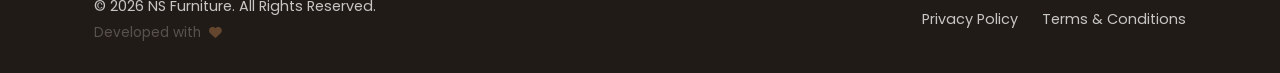
<file: services.html>
<!DOCTYPE html>
<html lang="en">
<head>
  <meta charset="UTF-8">
  <meta name="viewport" content="width=device-width, initial-scale=1.0">
  <title>Sofa & Furniture Repair Services in Noida | NS Furniture</title>
  <meta name="description" content="Expert sofa repair, custom upholstery, wood PU polishing, chair joinery, and hydraulic bed repair in Noida, Ghaziabad, Delhi & Gurgaon. Request an estimate.">
  <link rel="canonical" href="https://nsfurnitures.in/services.html">
  <meta name="robots" content="index, follow">

  <!-- Open Graph -->
  <meta property="og:type" content="website">
  <meta property="og:url" content="https://nsfurnitures.in/services.html">
  <meta property="og:title" content="Sofa & Furniture Repair Services in Noida | NS Furniture">
  <meta property="og:description" content="Expert sofa repair, custom upholstery, wood PU polishing, chair joinery, and hydraulic bed repair in Noida, Ghaziabad, Delhi & Gurgaon. Request an estimate.">
  <meta property="og:image" content="https://nsfurnitures.in/assets/logo.jpeg">
  <meta property="og:site_name" content="NS Furniture">

  <!-- Twitter Card -->
  <meta name="twitter:card" content="summary_large_image">
  <meta name="twitter:url" content="https://nsfurnitures.in/services.html">
  <meta name="twitter:title" content="Sofa & Furniture Repair Services in Noida | NS Furniture">
  <meta name="twitter:description" content="Expert sofa repair, custom upholstery, wood PU polishing, chair joinery, and hydraulic bed repair in Noida, Ghaziabad, Delhi & Gurgaon. Request an estimate.">
  <meta name="twitter:image" content="https://nsfurnitures.in/assets/logo.jpeg">

  <!-- Breadcrumb Schema -->
  <script type="application/ld+json">
  {
    "@context": "https://schema.org",
    "@type": "BreadcrumbList",
    "itemListElement": [
      {
        "@type": "ListItem",
        "position": 1,
        "name": "Home",
        "item": "https://nsfurnitures.in/"
      },
      {
        "@type": "ListItem",
        "position": 2,
        "name": "Services",
        "item": "https://nsfurnitures.in/services.html"
      }
    ]
  }
  </script>

  <!-- Font Awesome Icons -->
  <link rel="stylesheet" href="https://cdnjs.cloudflare.com/ajax/libs/font-awesome/6.4.0/css/all.min.css">
  
  <!-- Main Stylesheet -->
  <link rel="stylesheet" href="css/style.css">
</head>
<body>

  <!-- Scroll Progress Indicator -->
  <div class="scroll-progress-container">
    <div class="scroll-progress-bar"></div>
  </div>

  <!-- STICKY HEADER -->
  <header class="header-main">
    <div class="container">
      <nav class="navbar">
        <a href="index.html" class="navbar-logo">
          <img src="assets/logo.jpeg" alt="NS Furniture" class="navbar-logo-img">
        </a>
        
        <ul class="navbar-menu">
          <li><a href="index.html" class="navbar-item">Home</a></li>
          <li><a href="about.html" class="navbar-item">About Us</a></li>
          <li><a href="services.html" class="navbar-item active">Services</a></li>
          <li><a href="library.html" class="navbar-item">Library</a></li>
          <li><a href="contact.html" class="navbar-item">Contact</a></li>
          <li><a href="contact.html" class="btn-primary" style="padding: 8px 16px; font-size: 0.9rem;">Get a Quote</a></li>
        </ul>

        <div class="navbar-burger">
          <span></span>
          <span></span>
          <span></span>
        </div>
      </nav>
    </div>
  </header>

  <!-- MOBILE NAVIGATION DRAWER -->
  <div class="mobile-nav-drawer">
    <div class="mobile-menu-links">
      <a href="index.html" class="mobile-menu-item">Home</a>
      <a href="about.html" class="mobile-menu-item">About Us</a>
      <a href="services.html" class="mobile-menu-item">Services</a>
      <a href="library.html" class="mobile-menu-item">Library</a>
      <a href="contact.html" class="mobile-menu-item">Contact</a>
    </div>
    <a href="contact.html" class="btn-primary text-center">Get a Quote <i class="fas fa-file-invoice-dollar"></i></a>
  </div>

  <!-- INNER HEADER HERO -->
  <section class="section-padding" style="background-color: var(--light-color); padding-top: 150px; padding-bottom: 60px;">
    <div class="container text-center">
      <span class="section-tag">Our Expertise in Noida & NCR</span>
      <h1 class="section-title" style="margin-bottom: 12px;">Sofa & Furniture Restoration Services in Noida</h1>
      <p class="section-desc" style="margin-bottom: 0;">We specialize in structural carpentry, cushioning updates, and fine wood polishing for home and workspace furniture across Noida, Ghaziabad, Delhi & Gurgaon.</p>
    </div>
  </section>

  <!-- SERVICES GRID SECTION -->
  <section class="section-padding reveal">
    <div class="container">
      <div class="services-grid">
        
        <!-- Service 1 -->
        <div class="service-card">
          <div class="service-img-container">
            <div class="service-num">01</div>
            <img src="assets/NS/IMG-20260819-WA0011.jpg" data-img-key="services.sofaRepair" alt="Sofa spring and structural frame repair in Noida by NS Furniture" loading="lazy">
          </div>
          <div class="service-content">
            <h3 class="service-title">Sofa Repair & Sagging Seat Fix</h3>
            <p class="service-desc">
              Fixing structural sagging, replacing damaged zigzag springs, reinforcing corner joints, and updating broken webbing support structures.
            </p>
            <a href="contact.html" class="btn-outline" style="width: 100%; justify-content: center;">Contact us for an exact estimate</a>
          </div>
        </div>

        <!-- Service 2 -->
        <div class="service-card">
          <div class="service-img-container">
            <div class="service-num">02</div>
            <img src="assets/NS/IMG-20260819-WA0014.jpg" data-img-key="services.upholstery" alt="Custom sofa fabric and leatherette upholstery replacement in Noida by NS Furniture" loading="lazy">
          </div>
          <div class="service-content">
            <h3 class="service-title">Custom Sofa Upholstery</h3>
            <p class="service-desc">
              Complete fabric, leather, or leatherette casing changes, foam updates, and deep button-tufted chesterfield panel upholstery.
            </p>
            <a href="contact.html" class="btn-outline" style="width: 100%; justify-content: center;">Contact us for an exact estimate</a>
          </div>
        </div>

        <!-- Service 3 -->
        <div class="service-card">
          <div class="service-img-container">
            <div class="service-num">03</div>
            <img src="assets/NS/IMG-20260819-WA0037.jpg" data-img-key="services.polishing" alt="Melamine wood table top polishing by NS Furniture Noida" loading="lazy">
          </div>
          <div class="service-content">
            <h3 class="service-title">Wood Polishing & PU Finishing</h3>
            <p class="service-desc">
              Applying premium PU, melamine, deco finish, varnishing, and hand-rubbed wax overlays to highlight and protect wood grains.
            </p>
            <a href="contact.html" class="btn-outline" style="width: 100%; justify-content: center;">Contact us for an exact estimate</a>
          </div>
        </div>

        <!-- Service 4 -->
        <div class="service-card">
          <div class="service-img-container">
            <div class="service-num">04</div>
            <img src="assets/NS/IMG-20260819-WA0009.jpg" data-img-key="services.woodenRepair" alt="Carpentry repair and termite proofing by NS Furniture Noida" loading="lazy">
          </div>
          <div class="service-content">
            <h3 class="service-title">Wooden Furniture Repair</h3>
            <p class="service-desc">
              Fixing cracks, chipped veneer edges, joinery alignment, drawer runner replacements, and termite anti-infestation treatments.
            </p>
            <a href="contact.html" class="btn-outline" style="width: 100%; justify-content: center;">Contact us for an exact estimate</a>
          </div>
        </div>

        <!-- Service 5 -->
        <div class="service-card">
          <div class="service-img-container">
            <div class="service-num">05</div>
            <img src="assets/NS/IMG-20260819-WA0015.jpg" data-img-key="services.chairRepair" alt="Chair frame structure restoration by NS Furniture Noida" loading="lazy">
          </div>
          <div class="service-content">
            <h3 class="service-title">Chair Repair & Re-Webbing</h3>
            <p class="service-desc">
              Restoring dining room chair structures, wobbly desk chair frames, recliner mechanisms, and updating seat webbing cushion padding.
            </p>
            <a href="contact.html" class="btn-outline" style="width: 100%; justify-content: center;">Contact us for an exact estimate</a>
          </div>
        </div>

        <!-- Service 6 -->
        <div class="service-card">
          <div class="service-img-container">
            <div class="service-num">06</div>
            <img src="assets/NS/IMG-20260819-WA0045.jpg" data-img-key="services.bedRepair" alt="Upholstered bed frame assembly and hydraulic repair by NS Furniture Noida" loading="lazy">
          </div>
          <div class="service-content">
            <h3 class="service-title">Bed Frame & Hydraulic Repair</h3>
            <p class="service-desc">
              Fixing creaking bed structures, hydraulic lift updates, headboard padding, and custom tufted bed back restorations.
            </p>
            <a href="contact.html" class="btn-outline" style="width: 100%; justify-content: center;">Contact us for an exact estimate</a>
          </div>
        </div>

        <!-- Service 7 -->
        <div class="service-card">
          <div class="service-img-container">
            <div class="service-num">07</div>
            <img src="assets/NS/IMG-20260819-WA0040.jpg" data-img-key="services.wardrobe" alt="Custom modern wardrobe sliding door repair by NS Furniture Noida" loading="lazy">
          </div>
          <div class="service-content">
            <h3 class="service-title">Wardrobe & Cabinet Repair</h3>
            <p class="service-desc">
              Hinge replacements, sliding door track alignments, lock repairs, and structural wardrobe shelving re-carpentry.
            </p>
            <a href="contact.html" class="btn-outline" style="width: 100%; justify-content: center;">Contact us for an exact estimate</a>
          </div>
        </div>

        <!-- Service 8 -->
        <div class="service-card">
          <div class="service-img-container">
            <div class="service-num">08</div>
            <img src="assets/NS/IMG-20260819-WA0013.jpg" data-img-key="services.customFurniture" alt="Custom design furniture layout bench details by NS Furniture Noida" loading="lazy">
          </div>
          <div class="service-content">
            <h3 class="service-title">Bespoke Custom Furniture</h3>
            <p class="service-desc">
              Crafting bespoke furniture pieces, matching bench structures, decorative wall paneling, and tailored console configurations.
            </p>
            <a href="contact.html" class="btn-outline" style="width: 100%; justify-content: center;">Contact us for an exact estimate</a>
          </div>
        </div>

        <!-- Service 9 -->
        <div class="service-card">
          <div class="service-img-container">
            <div class="service-num">09</div>
            <img src="assets/NS/IMG-20260819-WA0027.jpg" data-img-key="about" alt="Vintage armchair detailing restoration check by NS Furniture Noida" loading="lazy">
          </div>
          <div class="service-content">
            <h3 class="service-title">Antique Furniture Restoration</h3>
            <p class="service-desc">
              Reconstructing antique wooden frames, stripping down aged coatings, hand-polishing trim borders, and preserving structural heritage.
            </p>
            <a href="contact.html" class="btn-outline" style="width: 100%; justify-content: center;">Contact us for an exact estimate</a>
          </div>
        </div>

      </div>
    </div>
  </section>

  <!-- CALL TO ACTION BANNER -->
  <section class="container reveal" style="margin-bottom: 80px;">
    <div class="cta-section">
      <div class="cta-bg" data-img-key="hero.background" style="background-image: url('assets/NS/IMG-20260819-WA0029.jpg');"></div>
      <div class="cta-grid">
        <div class="cta-text-col">
          <h2 class="cta-title">Need a Custom Furniture Estimate?</h2>
          <p class="cta-desc">Reach out to our carpenters today and get a reliable quote on your furniture restoration project.</p>
        </div>
        <div class="cta-actions">
          <a href="contact.html" class="btn-secondary">Get a Quote <i class="fas fa-file-invoice-dollar"></i></a>
          <a href="#" class="btn-outline" data-business-whatsapp style="background-color: var(--white-color); border-color: var(--white-color); color: var(--dark-color);"><i class="fab fa-whatsapp"></i> WhatsApp Us</a>
        </div>
      </div>
    </div>
  </section>

  <!-- PREMIUM DARK FOOTER -->
  <footer class="footer-main">
    <div class="container">
      <div class="footer-grid">
        <div class="footer-col">
          <a href="index.html" class="navbar-logo" style="margin-bottom: 20px;">
            <img src="assets/logo.jpeg" alt="NS Furniture Logo" class="navbar-logo-img">
          </a>
          <p class="footer-desc">
            Professional repair, polishing, restoration, and upholstery services for residential and commercial furniture. Serving Noida, Gurgaon, Ghaziabad, and Delhi NCR.
          </p>
          <div class="footer-socials">
            <a href="#" target="_blank" data-business-facebook class="footer-social-icon" aria-label="Facebook"><i class="fab fa-facebook-f"></i></a>
            <a href="#" target="_blank" data-business-whatsapp class="footer-social-icon" aria-label="WhatsApp"><i class="fab fa-whatsapp"></i></a>
          </div>
        </div>
        
        <div class="footer-col">
          <h4 class="footer-col-title">Quick Links</h4>
          <ul class="footer-links-list">
            <li><a href="index.html" class="footer-link">Home</a></li>
            <li><a href="about.html" class="footer-link">About Us</a></li>
            <li><a href="services.html" class="footer-link">Services</a></li>
            <li><a href="library.html" class="footer-link">Library</a></li>
            <li><a href="contact.html" class="footer-link">Contact Us</a></li>
          </ul>
        </div>
        
        <div class="footer-col">
          <h4 class="footer-col-title">Services</h4>
          <ul class="footer-links-list">
            <li><a href="services.html" class="footer-link">Sofa Repair</a></li>
            <li><a href="services.html" class="footer-link">Sofa Upholstery</a></li>
            <li><a href="services.html" class="footer-link">Furniture Polishing</a></li>
            <li><a href="services.html" class="footer-link">Wooden Repair</a></li>
            <li><a href="services.html" class="footer-link">Custom Restoration</a></li>
          </ul>
        </div>
        
        <div class="footer-col">
          <h4 class="footer-col-title">Contact</h4>
          <ul class="footer-contact-list">
            <li class="footer-contact-item">
              <i class="fas fa-map-marker-alt"></i>
              <span data-business-address>NS Furnitures Gaur City 2 in front of TRG Mall , Near Gurudwara Noida Uttar Pradesh</span>
            </li>
            <li class="footer-contact-item">
              <i class="fas fa-phone-alt"></i>
              <a href="#" data-business-phone>9311547715</a>
            </li>
            <li class="footer-contact-item">
              <i class="fas fa-envelope"></i>
              <a href="#" data-business-email>Furniturens2@gmail.com</a>
            </li>
            <li class="footer-contact-item">
              <i class="fas fa-clock"></i>
              <span data-business-hours>Mon - Sat: 9:00 AM - 8:00 PM</span>
            </li>
          </ul>
        </div>
      </div>
      
      <div class="footer-bottom">
        <div class="footer-bottom-info">
          <p>&copy; 2026 <span data-business-name>NS Furniture</span>. All Rights Reserved.</p>
          <p class="dev-credit" style="font-size: 0.85rem; color: var(--gray-color); opacity: 0.85; margin-top: 4px;">Developed with <a href="https://ritiktiwari.netlify.app/" target="_blank" rel="noopener noreferrer" class="dev-link" aria-label="Developer portfolio" style="color: var(--primary-color); display: inline-block; text-decoration: none; transition: transform 300ms ease, text-shadow 300ms ease; cursor: pointer;"><i class="fas fa-heart" style="font-size: 0.8rem; margin-left: 4px;"></i></a></p>
        </div>
        <div class="footer-bottom-links">
          <a href="privacy-policy.html">Privacy Policy</a>
          <a href="terms-and-conditions.html">Terms & Conditions</a>
        </div>
      </div>
    </div>
  </footer>

  <!-- FLOATING QUICK ACTION BUTTONS -->
  <div class="floating-actions-container">
    <a href="#" data-business-phone class="floating-btn float-call" aria-label="Call Us"><i class="fas fa-phone-alt"></i></a>
    <a href="#" data-business-whatsapp target="_blank" class="floating-btn float-whatsapp" aria-label="WhatsApp Us"><i class="fab fa-whatsapp"></i></a>
    <button class="floating-btn btn-back-to-top" aria-label="Back to Top"><i class="fas fa-chevron-up"></i></button>
  </div>

  <!-- Core Javascript File -->
  <script src="js/script.js"></script>
</body>
</html>
</file>
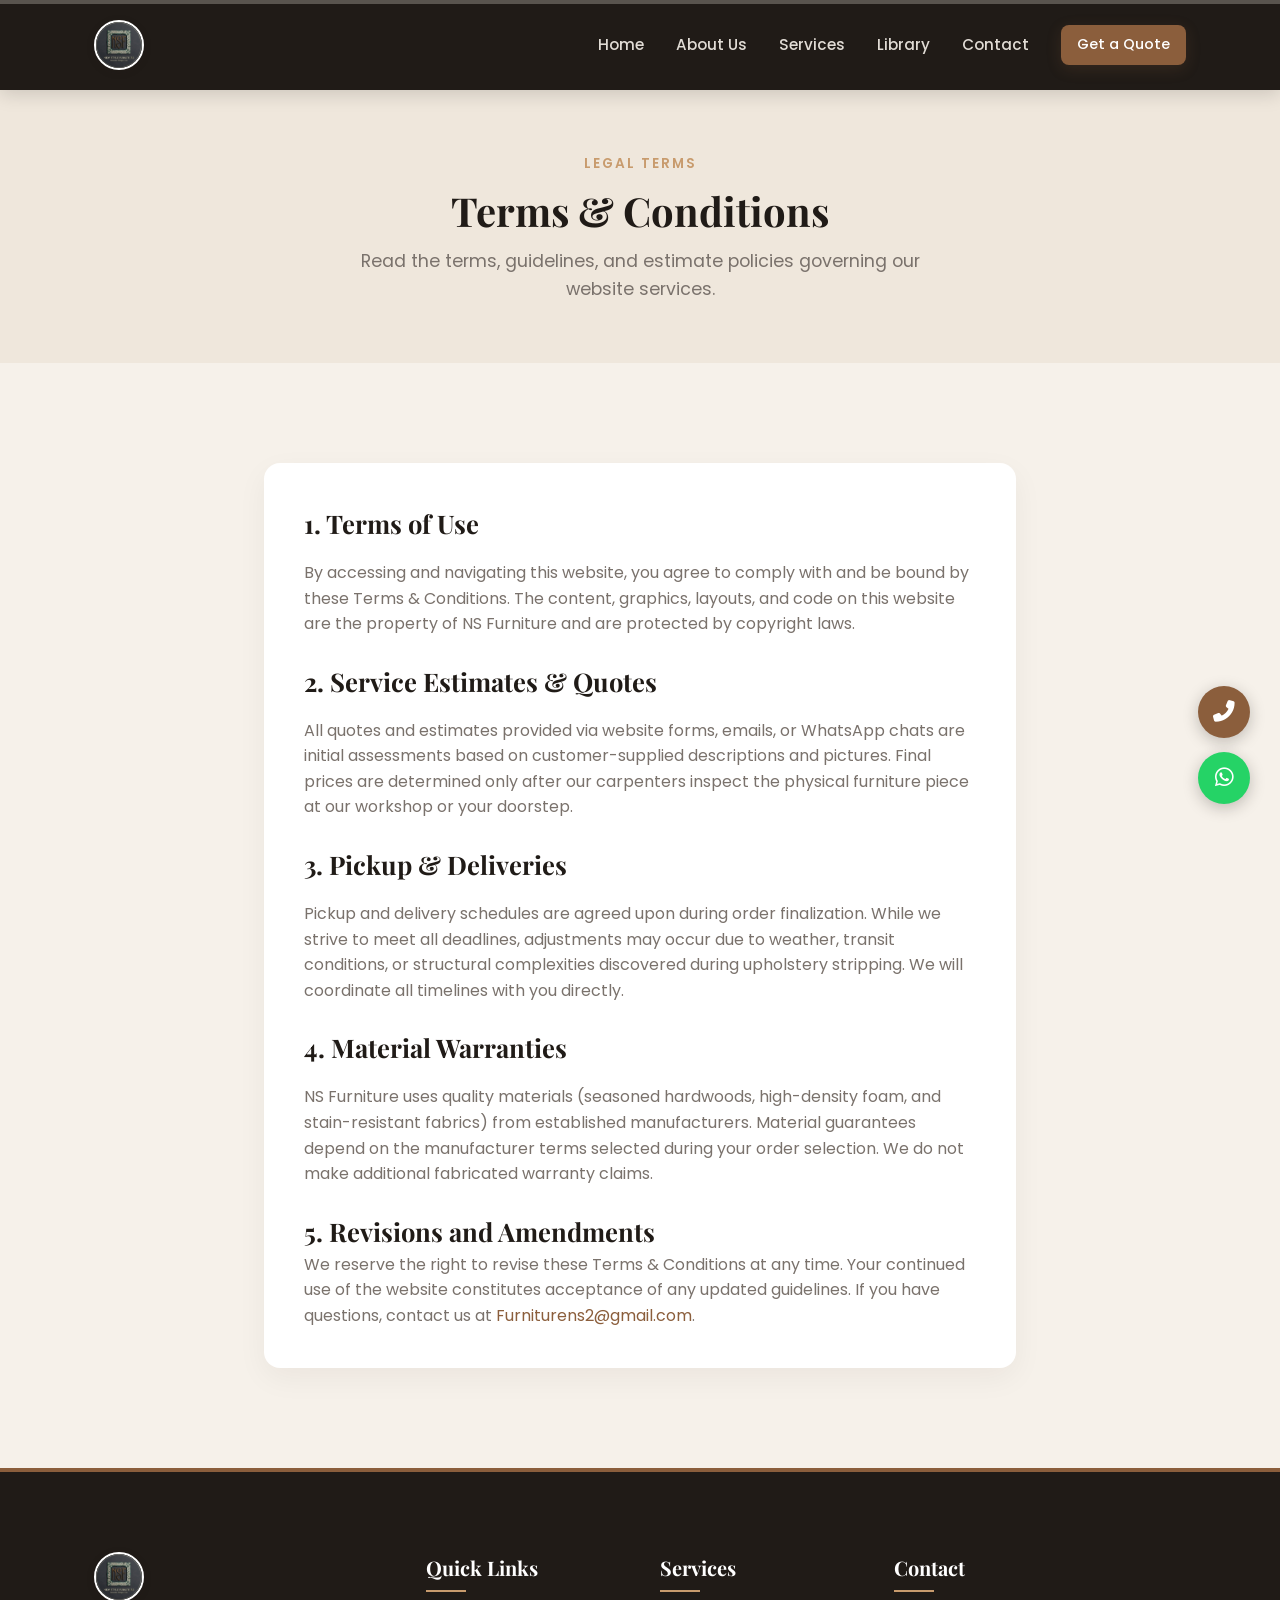
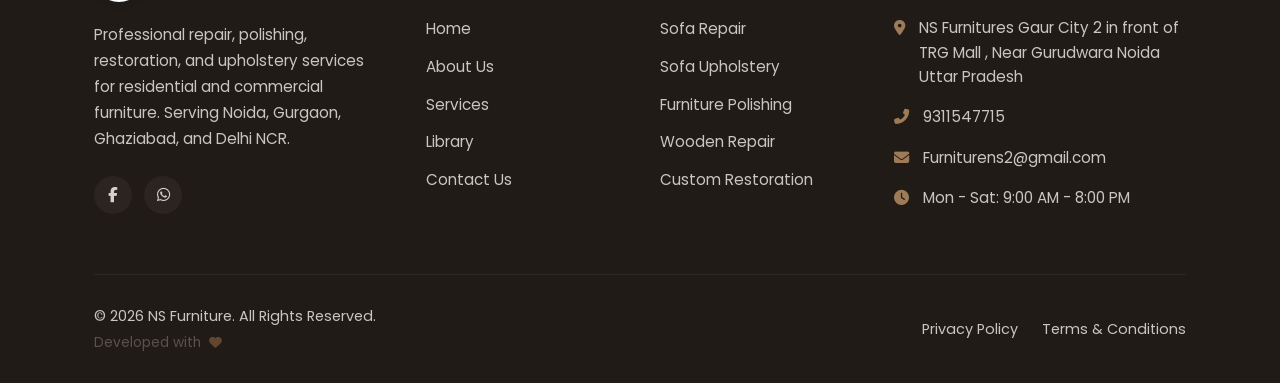
<file: terms-and-conditions.html>
<!DOCTYPE html>
<html lang="en">
<head>
  <meta charset="UTF-8">
  <meta name="viewport" content="width=device-width, initial-scale=1.0">
  <title>Terms & Conditions — NS Furniture</title>
  <meta name="description" content="Read the terms and conditions of NS Furniture. Guidelines for quotes, estimates, and services.">
  <link rel="canonical" href="https://nsfurnitures.in/terms-and-conditions.html">
  <meta name="robots" content="index, follow">
  
  <!-- Font Awesome Icons -->
  <link rel="stylesheet" href="https://cdnjs.cloudflare.com/ajax/libs/font-awesome/6.4.0/css/all.min.css">
  
  <!-- Main Stylesheet -->
  <link rel="stylesheet" href="css/style.css">
</head>
<body>

  <!-- Scroll Progress Indicator -->
  <div class="scroll-progress-container">
    <div class="scroll-progress-bar"></div>
  </div>

  <!-- STICKY HEADER -->
  <header class="header-main">
    <div class="container">
      <nav class="navbar">
        <a href="index.html" class="navbar-logo">
          <img src="assets/logo.jpeg" alt="NS Furniture" class="navbar-logo-img">
        </a>
        
        <ul class="navbar-menu">
          <li><a href="index.html" class="navbar-item">Home</a></li>
          <li><a href="about.html" class="navbar-item">About Us</a></li>
          <li><a href="services.html" class="navbar-item">Services</a></li>
          <li><a href="library.html" class="navbar-item">Library</a></li>
          <li><a href="contact.html" class="navbar-item">Contact</a></li>
          <li><a href="contact.html" class="btn-primary" style="padding: 8px 16px; font-size: 0.9rem;">Get a Quote</a></li>
        </ul>

        <div class="navbar-burger">
          <span></span>
          <span></span>
          <span></span>
        </div>
      </nav>
    </div>
  </header>

  <!-- MOBILE NAVIGATION DRAWER -->
  <div class="mobile-nav-drawer">
    <div class="mobile-menu-links">
      <a href="index.html" class="mobile-menu-item">Home</a>
      <a href="about.html" class="mobile-menu-item">About Us</a>
      <a href="services.html" class="mobile-menu-item">Services</a>
      <a href="library.html" class="mobile-menu-item">Library</a>
      <a href="contact.html" class="mobile-menu-item">Contact</a>
    </div>
    <a href="contact.html" class="btn-primary text-center">Get a Quote <i class="fas fa-file-invoice-dollar"></i></a>
  </div>

  <!-- INNER HEADER HERO -->
  <section class="section-padding" style="background-color: var(--light-color); padding-top: 150px; padding-bottom: 60px;">
    <div class="container text-center">
      <span class="section-tag">Legal Terms</span>
      <h1 class="section-title" style="margin-bottom: 12px;">Terms & Conditions</h1>
      <p class="section-desc" style="margin-bottom: 0;">Read the terms, guidelines, and estimate policies governing our website services.</p>
    </div>
  </section>

  <!-- CONTENT SECTION -->
  <section class="section-padding reveal">
    <div class="container" style="max-width: 800px;">
      <div style="background-color: var(--white-color); padding: 40px; border-radius: var(--border-radius-lg); box-shadow: var(--shadow-premium);">
        
        <h3 style="font-family: var(--font-heading); font-size: 1.6rem; margin-bottom: 16px;">1. Terms of Use</h3>
        <p style="color: var(--gray-color); margin-bottom: 24px;">
          By accessing and navigating this website, you agree to comply with and be bound by these Terms & Conditions. The content, graphics, layouts, and code on this website are the property of NS Furniture and are protected by copyright laws.
        </p>

        <h3 style="font-family: var(--font-heading); font-size: 1.6rem; margin-bottom: 16px;">2. Service Estimates & Quotes</h3>
        <p style="color: var(--gray-color); margin-bottom: 24px;">
          All quotes and estimates provided via website forms, emails, or WhatsApp chats are initial assessments based on customer-supplied descriptions and pictures. Final prices are determined only after our carpenters inspect the physical furniture piece at our workshop or your doorstep.
        </p>

        <h3 style="font-family: var(--font-heading); font-size: 1.6rem; margin-bottom: 16px;">3. Pickup & Deliveries</h3>
        <p style="color: var(--gray-color); margin-bottom: 24px;">
          Pickup and delivery schedules are agreed upon during order finalization. While we strive to meet all deadlines, adjustments may occur due to weather, transit conditions, or structural complexities discovered during upholstery stripping. We will coordinate all timelines with you directly.
        </p>

        <h3 style="font-family: var(--font-heading); font-size: 1.6rem; margin-bottom: 16px;">4. Material Warranties</h3>
        <p style="color: var(--gray-color); margin-bottom: 24px;">
          NS Furniture uses quality materials (seasoned hardwoods, high-density foam, and stain-resistant fabrics) from established manufacturers. Material guarantees depend on the manufacturer terms selected during your order selection. We do not make additional fabricated warranty claims.
        </p>

        <h3 style="font-family: var(--font-heading); font-size: 1.6rem; margin-bottom: 0;">5. Revisions and Amendments</h3>
        <p style="color: var(--gray-color); margin-bottom: 0;">
          We reserve the right to revise these Terms & Conditions at any time. Your continued use of the website constitutes acceptance of any updated guidelines. If you have questions, contact us at <a href="#" data-business-email style="color: var(--primary-color);">Furniturens2@gmail.com</a>.
        </p>

      </div>
    </div>
  </section>

  <!-- PREMIUM DARK FOOTER -->
  <footer class="footer-main">
    <div class="container">
      <div class="footer-grid">
        <div class="footer-col">
          <a href="index.html" class="navbar-logo" style="margin-bottom: 20px;">
            <img src="assets/logo.jpeg" alt="NS Furniture Logo" class="navbar-logo-img">
          </a>
          <p class="footer-desc">
            Professional repair, polishing, restoration, and upholstery services for residential and commercial furniture. Serving Noida, Gurgaon, Ghaziabad, and Delhi NCR.
          </p>
          <div class="footer-socials">
            <a href="#" target="_blank" data-business-facebook class="footer-social-icon" aria-label="Facebook"><i class="fab fa-facebook-f"></i></a>
            <a href="#" target="_blank" data-business-whatsapp class="footer-social-icon" aria-label="WhatsApp"><i class="fab fa-whatsapp"></i></a>
          </div>
        </div>
        
        <div class="footer-col">
          <h4 class="footer-col-title">Quick Links</h4>
          <ul class="footer-links-list">
            <li><a href="index.html" class="footer-link">Home</a></li>
            <li><a href="about.html" class="footer-link">About Us</a></li>
            <li><a href="services.html" class="footer-link">Services</a></li>
            <li><a href="library.html" class="footer-link">Library</a></li>
            <li><a href="contact.html" class="footer-link">Contact Us</a></li>
          </ul>
        </div>
        
        <div class="footer-col">
          <h4 class="footer-col-title">Services</h4>
          <ul class="footer-links-list">
            <li><a href="services.html" class="footer-link">Sofa Repair</a></li>
            <li><a href="services.html" class="footer-link">Sofa Upholstery</a></li>
            <li><a href="services.html" class="footer-link">Furniture Polishing</a></li>
            <li><a href="services.html" class="footer-link">Wooden Repair</a></li>
            <li><a href="services.html" class="footer-link">Custom Restoration</a></li>
          </ul>
        </div>
        
        <div class="footer-col">
          <h4 class="footer-col-title">Contact</h4>
          <ul class="footer-contact-list">
            <li class="footer-contact-item">
              <i class="fas fa-map-marker-alt"></i>
              <span data-business-address>NS Furnitures Gaur City 2 in front of TRG Mall , Near Gurudwara Noida Uttar Pradesh</span>
            </li>
            <li class="footer-contact-item">
              <i class="fas fa-phone-alt"></i>
              <a href="#" data-business-phone>9311547715</a>
            </li>
            <li class="footer-contact-item">
              <i class="fas fa-envelope"></i>
              <a href="#" data-business-email>Furniturens2@gmail.com</a>
            </li>
            <li class="footer-contact-item">
              <i class="fas fa-clock"></i>
              <span data-business-hours>Mon - Sat: 9:00 AM - 8:00 PM</span>
            </li>
          </ul>
        </div>
      </div>
      
      <div class="footer-bottom">
        <div class="footer-bottom-info">
          <p>&copy; 2026 <span data-business-name>NS Furniture</span>. All Rights Reserved.</p>
          <p class="dev-credit" style="font-size: 0.85rem; color: var(--gray-color); opacity: 0.85; margin-top: 4px;">Developed with <a href="https://ritiktiwari.netlify.app/" target="_blank" rel="noopener noreferrer" class="dev-link" aria-label="Developer portfolio" style="color: var(--primary-color); display: inline-block; text-decoration: none; transition: transform 300ms ease, text-shadow 300ms ease; cursor: pointer;"><i class="fas fa-heart" style="font-size: 0.8rem; margin-left: 4px;"></i></a></p>
        </div>
        <div class="footer-bottom-links">
          <a href="privacy-policy.html">Privacy Policy</a>
          <a href="terms-and-conditions.html">Terms & Conditions</a>
        </div>
      </div>
    </div>
  </footer>

  <!-- FLOATING QUICK ACTION BUTTONS -->
  <div class="floating-actions-container">
    <a href="#" data-business-phone class="floating-btn float-call" aria-label="Call Us"><i class="fas fa-phone-alt"></i></a>
    <a href="#" data-business-whatsapp target="_blank" class="floating-btn float-whatsapp" aria-label="WhatsApp Us"><i class="fab fa-whatsapp"></i></a>
    <button class="floating-btn btn-back-to-top" aria-label="Back to Top"><i class="fas fa-chevron-up"></i></button>
  </div>

  <!-- Core Javascript File -->
  <script src="js/script.js"></script>
</body>
</html>
</file>
<file: css/style.css>
/* 
 * ============================================================================
 *                         NS FURNITURE - STYLE SHEET
 * ============================================================================
 */

/* 1. Imports & Variable System */
@import url('https://fonts.googleapis.com/css2?family=Inter:wght@300;400;500;600&family=Playfair+Display:ital,wght@0,400;0,600;0,700;1,400&family=Poppins:wght@300;400;500;600;700&display=swap');

:root {
  /* Warm Premium Furniture Palette */
  --primary-color: #8B5E3C;       /* Rich Walnut Brown */
  --primary-hover: #754E30;
  --secondary-color: #C89B6D;     /* Warm Honey Oak */
  --secondary-hover: #B58A5D;
  --dark-color: #201B17;          /* Charcoal Black */
  --dark-accent: #2E2721;
  --cream-color: #F6F1EA;         /* Soft Cream Background */
  --light-color: #EFE7DC;         /* Warm Beige */
  --white-color: #FFFFFF;
  --gray-color: #7A726C;
  --gray-light: #DDD7CE;
  --success-color: #4E6E58;       /* Muted Sage Success */
  --error-color: #A34E36;         /* Clay Red Error */
  
  /* Typography */
  --font-heading: 'Playfair Display', serif;
  --font-body: 'Poppins', sans-serif;
  
  /* Shared Aesthetics */
  --transition-smooth: all 0.4s cubic-bezier(0.16, 1, 0.3, 1);
  --shadow-premium: 0 10px 30px rgba(32, 27, 23, 0.05);
  --shadow-hover: 0 20px 40px rgba(32, 27, 23, 0.12);
  --border-radius-sm: 4px;
  --border-radius-md: 8px;
  --border-radius-lg: 16px;
  --max-width: 1200px;
}

/* 2. Global Resets & Base Styles */
* {
  margin: 0;
  padding: 0;
  box-sizing: border-box;
}

html {
  scroll-behavior: smooth;
  font-size: 16px;
  -webkit-font-smoothing: antialiased;
}

body {
  font-family: var(--font-body);
  background-color: var(--cream-color);
  color: var(--dark-color);
  line-height: 1.6;
  overflow-x: hidden;
}

a {
  text-decoration: none;
  color: inherit;
  transition: var(--transition-smooth);
}

ul {
  list-style: none;
}

img {
  max-width: 100%;
  height: auto;
  display: block;
}

button, input, select, textarea {
  font-family: inherit;
  font-size: inherit;
  border: none;
  background: none;
  outline: none;
}

/* Layout Utilities */
.container {
  width: 100%;
  max-width: var(--max-width);
  margin: 0 auto;
  padding: 0 24px;
}

.section-padding {
  padding: 100px 0;
}

.text-center { text-align: center; }

/* 3. Scroll Progress Indicator */
.scroll-progress-container {
  position: fixed;
  top: 0;
  left: 0;
  width: 100%;
  height: 4px;
  z-index: 1001;
  background-color: rgba(223, 215, 206, 0.3);
}

.scroll-progress-bar {
  height: 100%;
  width: 0%;
  background-color: var(--secondary-color);
  transition: width 0.1s linear;
}

/* 4. Reusable Components & Buttons */
.btn-primary, .btn-secondary, .btn-outline {
  display: inline-flex;
  align-items: center;
  gap: 10px;
  padding: 14px 28px;
  border-radius: var(--border-radius-md);
  font-weight: 500;
  cursor: pointer;
  transition: var(--transition-smooth);
}

.btn-primary {
  background-color: var(--primary-color);
  color: var(--white-color);
  box-shadow: 0 4px 15px rgba(139, 94, 60, 0.2);
}

.btn-primary:hover {
  background-color: var(--primary-hover);
  transform: translateY(-2px);
  box-shadow: 0 6px 20px rgba(139, 94, 60, 0.3);
}

.btn-secondary {
  background-color: var(--secondary-color);
  color: var(--white-color);
  box-shadow: 0 4px 15px rgba(200, 155, 109, 0.2);
}

.btn-secondary:hover {
  background-color: var(--secondary-hover);
  transform: translateY(-2px);
  box-shadow: 0 6px 20px rgba(200, 155, 109, 0.3);
}

.btn-outline {
  border: 1px solid var(--primary-color);
  color: var(--primary-color);
}

.btn-outline:hover {
  background-color: var(--primary-color);
  color: var(--white-color);
  transform: translateY(-2px);
}

/* Common Section Typography */
.section-tag {
  display: inline-block;
  font-size: 0.85rem;
  letter-spacing: 2px;
  text-transform: uppercase;
  color: var(--secondary-color);
  font-weight: 600;
  margin-bottom: 12px;
}

.section-title {
  font-family: var(--font-heading);
  font-size: 2.5rem;
  font-weight: 700;
  color: var(--dark-color);
  margin-bottom: 16px;
  line-height: 1.2;
}

.section-desc {
  max-width: 600px;
  margin: 0 auto 50px auto;
  color: var(--gray-color);
  font-size: 1.1rem;
}

/* 5. Header & Navigation */
.header-main {
  position: fixed;
  top: 0;
  left: 0;
  width: 100%;
  background-color: var(--dark-color);
  z-index: 1000;
  box-shadow: 0 4px 18px rgba(0, 0, 0, 0.15);
  transition: var(--transition-smooth);
}

.header-scrolled {
  background-color: var(--dark-color);
  box-shadow: 0 4px 18px rgba(0, 0, 0, 0.30);
  padding: 0;
}

.navbar {
  display: flex;
  align-items: center;
  justify-content: space-between;
  padding: 20px 0;
  transition: var(--transition-smooth);
}

.header-scrolled .navbar {
  padding: 10px 0;
}

.navbar-logo {
  display: flex;
  align-items: center;
}

.navbar-logo-img {
  height: 50px;
  width: 50px;
  border-radius: 50%;
  object-fit: cover;
  object-position: center;
  border: 2px solid var(--white-color);
  box-shadow: 0 2px 8px rgba(32, 27, 23, 0.12);
  transition: var(--transition-smooth);
}

.header-scrolled .navbar-logo-img {
  height: 42px;
  width: 42px;
}

.navbar-menu {
  display: flex;
  align-items: center;
  gap: 32px;
}

.navbar-item {
  position: relative;
  font-weight: 500;
  font-size: 0.95rem;
  color: var(--cream-color);
  opacity: 0.9;
}

.navbar-item::after {
  content: '';
  position: absolute;
  bottom: -6px;
  left: 0;
  width: 0;
  height: 2px;
  background-color: var(--primary-color);
  transition: var(--transition-smooth);
}

.navbar-item:hover,
.navbar-item.active {
  opacity: 1;
  color: var(--primary-color);
}

.navbar-item:hover::after,
.navbar-item.active::after {
  width: 100%;
}

/* Mobile Hamburger Menu */
.navbar-burger {
  display: none;
  flex-direction: column;
  gap: 6px;
  cursor: pointer;
  z-index: 1010;
}

.navbar-burger span {
  display: block;
  width: 25px;
  height: 2px;
  background-color: var(--cream-color);
  transition: var(--transition-smooth);
}

/* Burger Active States */
.burger-active span:nth-child(1) {
  transform: rotate(45deg) translate(5px, 5px);
}

.burger-active span:nth-child(2) {
  opacity: 0;
}

.burger-active span:nth-child(3) {
  transform: rotate(-45deg) translate(6px, -7px);
}

/* Mobile Drawer Overlay */
.mobile-nav-drawer {
  position: fixed;
  top: 0;
  right: -100%;
  width: 80%;
  max-width: 380px;
  height: 100vh;
  background-color: var(--cream-color);
  z-index: 1005;
  box-shadow: -10px 0 30px rgba(32, 27, 23, 0.15);
  display: flex;
  flex-direction: column;
  padding: 100px 40px 40px 40px;
  transition: var(--transition-smooth);
}

.drawer-active {
  right: 0;
}

.mobile-menu-links {
  display: flex;
  flex-direction: column;
  gap: 24px;
  margin-bottom: 40px;
}

.mobile-menu-item {
  font-family: var(--font-heading);
  font-size: 1.6rem;
  font-weight: 600;
  color: var(--dark-color);
}

.mobile-menu-item:hover {
  color: var(--primary-color);
  padding-left: 8px;
}

/* 6. Advanced 3D Interactive Hero Section */
.hero-main {
  min-height: 100vh;
  display: flex;
  align-items: center;
  position: relative;
  background-color: var(--cream-color);
  overflow: hidden;
  padding-top: 100px;
}

.hero-grid {
  display: grid;
  grid-template-columns: 1.1fr 0.9fr;
  align-items: center;
  gap: 40px;
  width: 100%;
}

.hero-content {
  z-index: 10;
}

.hero-heading {
  font-family: var(--font-heading);
  font-size: 3.8rem;
  font-weight: 700;
  color: var(--dark-color);
  line-height: 1.15;
  margin-bottom: 24px;
}

.hero-text {
  font-size: 1.15rem;
  color: var(--gray-color);
  margin-bottom: 36px;
  max-width: 520px;
}

.hero-btns {
  display: flex;
  flex-wrap: wrap;
  gap: 16px;
}

/* 3D Scene Wrapper styles */
.hero-3d-scene-wrap {
  position: relative;
  width: 100%;
  height: 520px;
  perspective: 1200px;
  display: flex;
  align-items: center;
  justify-content: center;
  transform-style: preserve-3d;
}

.hero-3d-scene {
  position: relative;
  width: 100%;
  height: 100%;
  transform-style: preserve-3d;
  transition: transform 0.1s ease-out;
}

/* 3D Scene Layers */
.hero-3d-layer {
  position: absolute;
  will-change: transform;
}

.hero-3d-bg {
  width: 90%;
  height: 80%;
  top: 10%;
  left: 5%;
  z-index: 1;
  transform: translateZ(-200px);
  filter: blur(2px) brightness(0.9);
}

.hero-3d-boy {
  width: 160px;
  height: 220px;
  bottom: 10%;
  left: 2%;
  z-index: 10;
  transform: translateZ(50px);
}

.hero-3d-girl {
  width: 170px;
  height: 230px;
  bottom: 8%;
  right: 2%;
  z-index: 12;
  transform: translateZ(90px);
}

.hero-3d-sofa {
  width: 320px;
  height: 200px;
  top: 30%;
  left: 20%;
  z-index: 5;
  transform: translateZ(140px);
}

.hero-3d-scene img {
  width: 100%;
  height: 100%;
  object-fit: cover;
  border-radius: var(--border-radius-md);
  border: 4px solid var(--white-color);
  box-shadow: 0 15px 35px rgba(32, 27, 23, 0.15);
  transition: border-color 0.3s;
}

.hero-3d-scene img:hover {
  border-color: var(--secondary-color);
}

/* 7. Stats & Trust Section */
.stats-main {
  background-color: var(--light-color);
  padding: 60px 0;
  box-shadow: inset 0 1px 0 rgba(32, 27, 23, 0.05);
}

.stats-grid {
  display: flex;
  flex-wrap: wrap;
  justify-content: space-around;
  gap: 30px;
  text-align: center;
}

.stat-card {
  flex: 1 1 200px;
}

.stat-number {
  display: block;
  font-family: var(--font-heading);
  font-size: 3rem;
  font-weight: 700;
  color: var(--primary-color);
  margin-bottom: 8px;
}

.stat-label {
  font-size: 0.9rem;
  text-transform: uppercase;
  letter-spacing: 1px;
  color: var(--gray-color);
  font-weight: 500;
}

/* 8. About Us Section */
.about-grid {
  display: grid;
  grid-template-columns: 1fr 1fr;
  gap: 60px;
  align-items: center;
}

.about-content-left {
  position: relative;
}

.about-img-wrap {
  width: 100%;
  height: 480px;
  border-radius: var(--border-radius-lg);
  overflow: hidden;
  box-shadow: var(--shadow-premium);
  position: relative;
}

.about-img-wrap img {
  width: 100%;
  height: 100%;
  object-fit: cover;
}

.about-badge {
  position: absolute;
  bottom: 24px;
  right: 24px;
  background-color: var(--primary-color);
  color: var(--white-color);
  padding: 16px 24px;
  border-radius: var(--border-radius-md);
  font-family: var(--font-heading);
  font-weight: 600;
  box-shadow: var(--shadow-hover);
}

.about-text {
  color: var(--gray-color);
  font-size: 1.05rem;
  margin-bottom: 24px;
}

.about-features {
  display: grid;
  grid-template-columns: 1fr 1fr;
  gap: 20px;
  margin-top: 30px;
}

.about-feature-item {
  display: flex;
  align-items: center;
  gap: 12px;
  font-weight: 500;
}

.about-feature-item i {
  color: var(--secondary-color);
  font-size: 1.2rem;
}

/* 9. Rebuilt Services Section */
.services-grid {
  display: grid;
  grid-template-columns: repeat(auto-fill, minmax(320px, 1fr));
  gap: 30px;
}

.service-card {
  background-color: var(--white-color);
  border-radius: var(--border-radius-lg);
  overflow: hidden;
  box-shadow: var(--shadow-premium);
  transition: var(--transition-smooth);
}

.service-card:hover {
  transform: translateY(-8px);
  box-shadow: var(--shadow-hover);
}

.service-img-container {
  height: 220px;
  position: relative;
  overflow: hidden;
}

.service-img-container img {
  width: 100%;
  height: 100%;
  object-fit: cover;
  transition: transform 0.6s ease;
}

.service-card:hover .service-img-container img {
  transform: scale(1.08);
}

.service-num {
  position: absolute;
  top: 16px;
  left: 16px;
  background-color: rgba(32, 27, 23, 0.7);
  color: var(--white-color);
  padding: 6px 12px;
  border-radius: 20px;
  font-size: 0.85rem;
  font-weight: 600;
  backdrop-filter: blur(4px);
}

.service-content {
  padding: 30px;
}

.service-title {
  font-family: var(--font-heading);
  font-size: 1.4rem;
  margin-bottom: 12px;
  color: var(--dark-color);
}

.service-desc {
  color: var(--gray-color);
  font-size: 0.95rem;
  margin-bottom: 20px;
}

.service-link {
  color: var(--primary-color);
  font-weight: 600;
  display: flex;
  align-items: center;
  gap: 8px;
}

.service-link i {
  transition: transform 0.3s;
}

.service-card:hover .service-link i {
  transform: translateX(5px);
}

/* Sofa Customization / Component Card Interaction */
.sofa-3d-wrap {
  width: 100%;
  height: 480px;
  display: flex;
  align-items: center;
  justify-content: center;
  position: relative;
}

.sofa-3d-card {
  position: relative;
  width: 100%;
  max-width: 680px;
  height: 380px;
  perspective: 1000px;
  transform-style: preserve-3d;
  transition: transform 0.1s ease-out;
  cursor: pointer;
}

.sofa-3d-img {
  width: 100%;
  height: 100%;
  object-fit: cover;
  border-radius: var(--border-radius-lg);
  box-shadow: var(--shadow-hover);
  border: 6px solid var(--white-color);
}

.floating-badge {
  position: absolute;
  background-color: var(--dark-color);
  color: var(--white-color);
  padding: 10px 16px;
  border-radius: 30px;
  font-size: 0.85rem;
  font-weight: 500;
  display: flex;
  align-items: center;
  gap: 8px;
  box-shadow: 0 4px 12px rgba(32, 27, 23, 0.15);
  pointer-events: none;
  transform: translate3d(0, 0, 30px);
  transition: transform 0.1s ease-out;
}

.fb-1 { top: 20%; left: 10%; }
.fb-2 { top: 75%; left: 25%; }
.fb-3 { top: 15%; right: 15%; }
.fb-4 { top: 60%; right: 10%; }

.floating-badge i {
  color: var(--secondary-color);
}

/* 10. Interactive Before/After Comparison Slider */
.slider-container-box {
  width: 100%;
  max-width: 800px;
  margin: 0 auto;
  border-radius: var(--border-radius-lg);
  overflow: hidden;
  box-shadow: var(--shadow-hover);
  background-color: var(--white-color);
  padding: 6px;
}

.before-after-slider {
  position: relative;
  width: 100%;
  height: 480px;
  overflow: hidden;
  user-select: none;
  cursor: ew-resize;
  border-radius: var(--border-radius-md);
}

.before-image-wrapper, .after-image-wrapper {
  position: absolute;
  top: 0;
  left: 0;
  width: 100%;
  height: 100%;
  overflow: hidden;
}

.before-img, .after-img {
  width: 100%;
  height: 100%;
  object-fit: cover;
}

.after-image-wrapper {
  width: 50%;
  z-index: 2;
  border-right: 3px solid var(--white-color);
}

.slider-label {
  position: absolute;
  top: 20px;
  background-color: rgba(32, 27, 23, 0.75);
  color: var(--white-color);
  padding: 6px 14px;
  font-size: 0.75rem;
  letter-spacing: 2px;
  border-radius: 4px;
  z-index: 5;
  font-weight: 600;
  backdrop-filter: blur(4px);
}

.label-before {
  left: 20px;
}

.label-after {
  right: 20px;
}

.slider-handle {
  position: absolute;
  top: 0;
  left: 50%;
  width: 44px;
  height: 44px;
  margin-left: -22px;
  margin-top: 218px; /* centering vertically */
  border-radius: 50%;
  background-color: var(--primary-color);
  color: var(--white-color);
  display: flex;
  align-items: center;
  justify-content: center;
  box-shadow: 0 4px 15px rgba(32, 27, 23, 0.3);
  z-index: 10;
  pointer-events: none;
  border: 3px solid var(--white-color);
  transition: transform 0.2s;
}

.before-after-slider:hover .slider-handle {
  transform: scale(1.1);
}

/* 11. Testimonials Slider */
.testimonials-slider-box {
  max-width: 800px;
  margin: 0 auto;
  position: relative;
  overflow: hidden;
  padding-bottom: 40px;
}

.testimonials-track {
  display: flex;
  transition: transform 0.6s cubic-bezier(0.16, 1, 0.3, 1);
}

.testimonial-card {
  min-width: 100%;
  padding: 0 20px;
  text-align: center;
}

.reviewer-img-wrap {
  width: 90px;
  height: 90px;
  border-radius: 50%;
  overflow: hidden;
  margin: 0 auto 20px auto;
  border: 3px solid var(--white-color);
  box-shadow: var(--shadow-premium);
}

.reviewer-img-wrap img {
  width: 100%;
  height: 100%;
  object-fit: cover;
}

.reviewer-name {
  font-family: var(--font-heading);
  font-size: 1.3rem;
  font-weight: 600;
  margin-bottom: 8px;
}

.review-stars {
  color: #F39C12;
  margin-bottom: 20px;
}

.review-text {
  font-size: 1.15rem;
  font-style: italic;
  color: var(--gray-color);
  line-height: 1.7;
}

.testimonials-dots {
  display: flex;
  justify-content: center;
  gap: 10px;
  margin-top: 30px;
}

.testimonial-dot {
  width: 10px;
  height: 10px;
  border-radius: 50%;
  background-color: var(--gray-light);
  cursor: pointer;
  transition: var(--transition-smooth);
}

.testimonial-dot.active-dot {
  background-color: var(--primary-color);
  transform: scale(1.2);
}

/* 12. Dynamic Call to Action (CTA) Section */
.cta-section {
  position: relative;
  border-radius: var(--border-radius-lg);
  overflow: hidden;
  padding: 80px 60px;
  color: var(--white-color);
  box-shadow: var(--shadow-hover);
}

.cta-bg {
  position: absolute;
  top: 0;
  left: 0;
  width: 100%;
  height: 100%;
  background-size: cover;
  background-position: center;
  filter: brightness(0.35);
  z-index: 1;
}

.cta-grid {
  display: flex;
  align-items: center;
  justify-content: space-between;
  gap: 40px;
  position: relative;
  z-index: 2;
}

.cta-title {
  font-family: var(--font-heading);
  font-size: 2.2rem;
  font-weight: 700;
  margin-bottom: 12px;
}

.cta-desc {
  font-size: 1.1rem;
  opacity: 0.9;
  max-width: 500px;
}

.cta-actions {
  display: flex;
  gap: 16px;
}

/* 13. Dynamic Masonry Gallery & Filters */
.library-search-container {
  max-width: 500px;
  margin: 0 auto 30px auto;
  position: relative;
}

.library-search-input {
  width: 100%;
  padding: 14px 18px 14px 50px;
  background-color: var(--white-color);
  border: 1px solid var(--gray-light);
  border-radius: 30px;
  color: var(--dark-color);
  box-shadow: var(--shadow-premium);
  font-size: 0.95rem;
  transition: var(--transition-smooth);
}

.library-search-input:focus {
  border-color: var(--primary-color);
  box-shadow: var(--shadow-hover);
}

.library-search-icon {
  position: absolute;
  left: 20px;
  top: 50%;
  transform: translateY(-50%);
  color: var(--gray-color);
  font-size: 1.1rem;
  pointer-events: none;
}

.gallery-filters {
  display: flex;
  flex-wrap: wrap;
  justify-content: center;
  gap: 12px;
  margin-bottom: 50px;
}

.gallery-filter-btn {
  padding: 10px 22px;
  background-color: var(--white-color);
  color: var(--dark-color);
  border: 1px solid var(--gray-light);
  border-radius: 30px;
  cursor: pointer;
  transition: var(--transition-smooth);
}

.gallery-filter-btn:hover,
.gallery-filter-btn.active-filter {
  background-color: var(--primary-color);
  color: var(--white-color);
  border-color: var(--primary-color);
  box-shadow: 0 4px 12px rgba(139, 94, 60, 0.15);
}

.gallery-grid {
  columns: 3 300px;
  column-gap: 24px;
}

.gallery-grid-loader {
  column-span: all;
  text-align: center;
  padding: 80px 20px;
  font-size: 1.2rem;
  color: var(--gray-color);
}

.gallery-item {
  break-inside: avoid;
  margin-bottom: 24px;
  background-color: var(--white-color);
  border-radius: var(--border-radius-md);
  overflow: hidden;
  box-shadow: 0 5px 18px rgba(32, 27, 23, 0.07);
  cursor: pointer;
  position: relative;
  transition: transform 450ms cubic-bezier(0.16, 1, 0.3, 1), box-shadow 450ms cubic-bezier(0.16, 1, 0.3, 1);
}

.gallery-item:hover {
  transform: translateY(-6px);
  box-shadow: 0 16px 38px rgba(32, 27, 23, 0.15);
}

.gallery-item-img {
  position: relative;
  overflow: hidden;
}

.gallery-item-img img {
  width: 100%;
  display: block;
  transition: transform 450ms cubic-bezier(0.16, 1, 0.3, 1);
}

.gallery-item:hover .gallery-item-img img {
  transform: scale(1.04);
}

.gallery-item-overlay {
  position: absolute;
  top: 0;
  left: 0;
  width: 100%;
  height: 100%;
  background-color: rgba(164, 131, 99, 0.35);
  opacity: 0;
  display: flex;
  align-items: center;
  justify-content: center;
  transition: opacity 450ms cubic-bezier(0.16, 1, 0.3, 1);
}

.gallery-item:hover .gallery-item-overlay {
  opacity: 1;
}

.gallery-item-overlay i {
  color: var(--white-color);
  font-size: 1.8rem;
  transform: scale(0.8);
  transition: transform 450ms cubic-bezier(0.16, 1, 0.3, 1);
}

.gallery-item:hover .gallery-item-overlay i {
  transform: scale(1);
}

.gallery-item-info {
  padding: 20px;
  border-top: 1px solid var(--cream-color);
}

.gallery-item-info h4 {
  font-family: var(--font-heading);
  font-size: 1.15rem;
  color: var(--dark-color);
  margin-bottom: 4px;
}

.gallery-item-info p {
  color: var(--gray-color);
  font-size: 0.85rem;
  text-transform: uppercase;
  letter-spacing: 1px;
}

/* 14. Premium Lightbox Modal */
.lightbox {
  position: fixed;
  top: 0;
  left: 0;
  width: 100%;
  height: 100%;
  background-color: rgba(32, 27, 23, 0.95);
  z-index: 2000;
  opacity: 0;
  pointer-events: none;
  display: flex;
  align-items: center;
  justify-content: center;
  transition: opacity 0.4s ease;
}

.lightbox-active {
  opacity: 1;
  pointer-events: auto;
}

.lightbox-content {
  position: relative;
  width: 90%;
  max-width: 900px;
  display: flex;
  flex-direction: column;
  align-items: center;
  gap: 20px;
}

.lightbox-image {
  max-width: 100%;
  max-height: 70vh;
  border-radius: var(--border-radius-md);
  border: 4px solid var(--white-color);
  box-shadow: 0 10px 40px rgba(0, 0, 0, 0.5);
  display: none;
}

.lightbox-caption {
  color: var(--white-color);
  font-family: var(--font-heading);
  font-size: 1.4rem;
  text-align: center;
}

.lightbox-placeholder-fallback {
  width: 100%;
  max-width: 500px;
  height: 350px;
  background-color: var(--dark-accent);
  border-radius: var(--border-radius-md);
  display: flex;
  align-items: center;
  justify-content: center;
  text-align: center;
  color: var(--white-color);
  border: 4px solid var(--gray-color);
  padding: 40px;
}

.inner-ph i {
  font-size: 3rem;
  color: var(--secondary-color);
  margin-bottom: 20px;
}

.inner-ph p {
  font-family: var(--font-heading);
  font-size: 1.3rem;
  margin-bottom: 8px;
}

/* Lightbox Controls Buttons */
.lightbox-btn {
  position: absolute;
  color: var(--white-color);
  font-size: 2.2rem;
  cursor: pointer;
  opacity: 0.7;
  transition: var(--transition-smooth);
  width: 50px;
  height: 50px;
  display: flex;
  align-items: center;
  justify-content: center;
  border-radius: 50%;
  background-color: rgba(32, 27, 23, 0.4);
}

.lightbox-btn:hover {
  opacity: 1;
  background-color: rgba(32, 27, 23, 0.8);
}

.lightbox-close {
  top: -60px;
  right: 0;
}

.lightbox-prev {
  left: -80px;
  top: 50%;
  transform: translateY(-50%);
}

.lightbox-next {
  right: -80px;
  top: 50%;
  transform: translateY(-50%);
}

/* 15. Contact Section & Forms */
.contact-grid {
  display: grid;
  grid-template-columns: 1.2fr 0.8fr;
  gap: 50px;
}

.contact-card-box {
  background-color: var(--white-color);
  padding: 40px;
  border-radius: var(--border-radius-lg);
  box-shadow: var(--shadow-premium);
}

.contact-card-box h3 {
  font-family: var(--font-heading);
  font-size: 1.8rem;
  margin-bottom: 16px;
}

.contact-intro {
  color: var(--gray-color);
  margin-bottom: 30px;
}

.form-group-row {
  display: grid;
  grid-template-columns: 1fr 1fr;
  gap: 20px;
  margin-bottom: 24px;
}

.form-group {
  margin-bottom: 24px;
  position: relative;
}

.form-label {
  display: block;
  font-size: 0.85rem;
  font-weight: 600;
  text-transform: uppercase;
  letter-spacing: 1px;
  color: var(--gray-color);
  margin-bottom: 8px;
}

.form-control {
  width: 100%;
  padding: 14px 18px;
  background-color: var(--cream-color);
  border: 1px solid var(--gray-light);
  border-radius: var(--border-radius-md);
  color: var(--dark-color);
  transition: var(--transition-smooth);
}

.form-control:focus {
  background-color: var(--white-color);
  border-color: var(--primary-color);
  box-shadow: 0 0 0 4px rgba(139, 94, 60, 0.1);
}

/* Feedback Status Messages */
.form-status-msg {
  padding: 16px 20px;
  border-radius: var(--border-radius-md);
  margin-top: 20px;
  display: none;
  font-weight: 500;
}

.status-success {
  background-color: rgba(78, 110, 88, 0.15);
  color: var(--success-color);
  border: 1px solid rgba(78, 110, 88, 0.3);
}

.status-error {
  background-color: rgba(163, 78, 54, 0.15);
  color: var(--error-color);
  border: 1px solid rgba(163, 78, 54, 0.3);
}

/* Contact Information Sidebar */
.contact-sidebar {
  display: flex;
  flex-direction: column;
  gap: 30px;
}

.info-widget {
  background-color: var(--white-color);
  padding: 30px;
  border-radius: var(--border-radius-lg);
  box-shadow: var(--shadow-premium);
  display: flex;
  gap: 20px;
  align-items: flex-start;
}

.info-widget-content {
  display: flex;
  gap: 20px;
  align-items: flex-start;
  width: 100%;
}

.info-icon-box {
  width: 50px;
  height: 50px;
  border-radius: 50%;
  background-color: var(--cream-color);
  color: var(--primary-color);
  display: flex;
  align-items: center;
  justify-content: center;
  font-size: 1.25rem;
  flex-shrink: 0;
}

.info-details h4 {
  font-family: var(--font-heading);
  font-size: 1.15rem;
  margin-bottom: 6px;
}

.info-details p, .info-details a {
  color: var(--gray-color);
  font-size: 0.95rem;
}

.info-details a:hover {
  color: var(--primary-color);
}

/* Map Helper Card */
.map-helper-card {
  background-color: var(--white-color);
  border-radius: var(--border-radius-lg);
  box-shadow: var(--shadow-premium);
  padding: 30px;
  text-align: center;
}

.map-helper-card i {
  font-size: 2.2rem;
  color: var(--primary-color);
  margin-bottom: 16px;
}

.map-helper-card h4 {
  font-family: var(--font-heading);
  font-size: 1.2rem;
  margin-bottom: 8px;
}

.map-helper-card p {
  font-size: 0.9rem;
  color: var(--gray-color);
  margin-bottom: 20px;
}

/* 16. Dark Premium Footer */
.footer-main {
  background-color: var(--dark-color);
  color: var(--white-color);
  padding: 80px 0 30px 0;
  border-top: 4px solid var(--primary-color);
}

.footer-grid {
  display: grid;
  grid-template-columns: 1.2fr 0.8fr 0.8fr 1.2fr;
  gap: 40px;
  margin-bottom: 60px;
}

.footer-col-title {
  font-family: var(--font-heading);
  font-size: 1.25rem;
  margin-bottom: 24px;
  color: var(--white-color);
  position: relative;
  padding-bottom: 8px;
}

.footer-col-title::after {
  content: '';
  position: absolute;
  bottom: 0;
  left: 0;
  width: 40px;
  height: 2px;
  background-color: var(--secondary-color);
}

.footer-desc {
  opacity: 0.75;
  font-size: 0.95rem;
  line-height: 1.7;
  margin-bottom: 24px;
}

.footer-socials {
  display: flex;
  gap: 12px;
}

.footer-social-icon {
  width: 38px;
  height: 38px;
  border-radius: 50%;
  background-color: var(--dark-accent);
  display: flex;
  align-items: center;
  justify-content: center;
  font-size: 0.95rem;
  color: var(--white-color);
  opacity: 0.8;
  transition: var(--transition-smooth);
}

.footer-social-icon:hover {
  opacity: 1;
  background-color: var(--primary-color);
  transform: translateY(-2px);
}

.footer-links-list {
  display: flex;
  flex-direction: column;
  gap: 12px;
}

.footer-link {
  opacity: 0.75;
  font-size: 0.95rem;
}

.footer-link:hover {
  opacity: 1;
  color: var(--secondary-color);
  padding-left: 4px;
}

.footer-contact-list {
  display: flex;
  flex-direction: column;
  gap: 16px;
}

.footer-contact-item {
  display: flex;
  gap: 14px;
  align-items: flex-start;
  opacity: 0.75;
  font-size: 0.95rem;
}

.footer-contact-item i {
  color: var(--secondary-color);
  margin-top: 4px;
  flex-shrink: 0;
}

.footer-contact-item a:hover {
  color: var(--secondary-color);
}

.footer-bottom {
  border-top: 1px solid rgba(255, 255, 255, 0.08);
  padding-top: 30px;
  display: flex;
  justify-content: space-between;
  align-items: center;
  flex-wrap: wrap;
  gap: 20px;
  font-size: 0.9rem;
  opacity: 0.75;
}

.footer-bottom-info {
  display: flex;
  flex-direction: column;
}

.dev-link:hover {
  transform: scale(1.2);
  text-shadow: 0 0 10px rgba(164, 131, 99, 0.8);
}

.footer-bottom-links {
  display: flex;
  gap: 24px;
}

.footer-bottom-links a:hover {
  color: var(--secondary-color);
}

/* 17. Floating Sticky Quick Action Links */
.floating-actions-container {
  position: fixed;
  bottom: 30px;
  right: 30px;
  display: flex;
  flex-direction: column;
  gap: 14px;
  z-index: 999;
}

.floating-btn {
  width: 52px;
  height: 52px;
  border-radius: 50%;
  display: flex;
  align-items: center;
  justify-content: center;
  color: var(--white-color);
  font-size: 1.35rem;
  box-shadow: 0 4px 15px rgba(32, 27, 23, 0.25);
  cursor: pointer;
  transition: var(--transition-smooth);
}

.float-call {
  background-color: var(--primary-color);
}

.float-call:hover {
  background-color: var(--primary-hover);
  transform: scale(1.1) rotate(10deg);
}

.float-whatsapp {
  background-color: #25D366;
}

.float-whatsapp:hover {
  background-color: #20BA5A;
  transform: scale(1.1) rotate(-10deg);
}

.btn-back-to-top {
  background-color: var(--dark-color);
  opacity: 0;
  pointer-events: none;
  transform: translateY(20px);
  border: 1px solid rgba(255, 255, 255, 0.1);
}

.btn-back-to-top.visible-btn {
  opacity: 0.9;
  pointer-events: auto;
  transform: translateY(0);
}

.btn-back-to-top:hover {
  opacity: 1;
  background-color: var(--primary-color);
}

/* 18. Scroll Reveal Animation Classes */
.reveal {
  opacity: 0;
  transform: translateY(30px);
  transition: opacity 0.8s ease-out, transform 0.8s ease-out;
}

.reveal-visible {
  opacity: 1;
  transform: translateY(0);
}

/* 19. Magnetic CTA animation */
.magnetic-btn {
  display: inline-flex;
  transition: transform 0.2s cubic-bezier(0.25, 1, 0.5, 1);
}

/* 20. RESPONSIVE MEDIA QUERIES BREAKPOINTS */

@media (max-width: 1440px) {
  .container {
    max-width: 1140px;
  }
}

@media (max-width: 1200px) {
  .container {
    max-width: 960px;
  }
  
  .hero-heading {
    font-size: 3.2rem;
  }
  
  .about-grid {
    gap: 40px;
  }
}

@media (max-width: 1024px) {
  .container {
    max-width: 720px;
  }
  
  .hero-grid {
    grid-template-columns: 1fr;
    gap: 60px;
    text-align: center;
  }
  
  .hero-text {
    margin-left: auto;
    margin-right: auto;
  }
  
  .hero-btns {
    justify-content: center;
  }
  
  .hero-3d-scene-wrap {
    height: 480px;
  }
  
  .about-grid {
    grid-template-columns: 1fr;
  }
  
  .about-img-wrap {
    height: 400px;
  }
  
  .contact-grid {
    grid-template-columns: 1fr;
  }
  
  .footer-grid {
    grid-template-columns: 1fr 1fr;
    gap: 30px;
  }
  
  .lightbox-prev {
    left: -20px;
    top: 92%;
  }
  
  .lightbox-next {
    right: -20px;
    top: 92%;
  }
}

@media (max-width: 768px) {
  .container {
    max-width: 540px;
    padding: 0 16px;
  }
  
  .section-padding {
    padding: 60px 0;
  }
  
  .navbar-burger {
    display: flex;
  }
  
  .navbar-menu {
    display: none;
  }
  
  .hero-heading {
    font-size: 2.5rem;
  }
  
  .section-title {
    font-size: 2rem;
  }
  
  .before-after-slider {
    height: 380px;
  }
  
  .slider-handle {
    margin-top: 168px;
  }
  
  .cta-grid {
    flex-direction: column;
    text-align: center;
  }
  
  .gallery-grid {
    columns: 2 240px;
  }
}

/* Deliberate Stacked Mobile Layout for 3D Hero Scene */
@media (max-width: 480px) {
  .container {
    max-width: 100%;
  }
  
  .hero-heading {
    font-size: 2.1rem;
  }
  
  .hero-3d-scene-wrap {
    height: 360px;
    perspective: none;
  }
  
  .hero-3d-scene {
    transform: none !important;
  }
  
  .hero-3d-bg {
    display: none; /* Hide background on mobile to clean space */
  }
  
  .hero-3d-sofa {
    width: 250px;
    height: 150px;
    top: 5%;
    left: 50%;
    transform: translateX(-50%) !important;
    z-index: 5;
  }
  
  .hero-3d-boy {
    width: 110px;
    height: 150px;
    bottom: 2%;
    left: 2%;
    transform: none !important;
    z-index: 10;
  }
  
  .hero-3d-girl {
    width: 120px;
    height: 160px;
    bottom: 2%;
    right: 2%;
    transform: none !important;
    z-index: 12;
  }
  
  .before-after-slider {
    height: 300px;
  }
  
  .slider-handle {
    margin-top: 128px;
  }
  
  .footer-grid {
    grid-template-columns: 1fr;
  }
  
  .form-group-row {
    grid-template-columns: 1fr;
    gap: 0;
  }
  
  .gallery-filters {
    gap: 8px;
  }
  
  .gallery-filter-btn {
    padding: 8px 16px;
    font-size: 0.85rem;
  }
}

@media (max-width: 360px) {
  .hero-heading {
    font-size: 1.8rem;
  }
  
  .hero-3d-sofa {
    width: 200px;
    height: 120px;
  }
  
  .hero-3d-boy {
    width: 90px;
    height: 120px;
  }
  
  .hero-3d-girl {
    width: 100px;
    height: 130px;
  }
}

@media (max-width: 768px) {
  .faq-grid {
    grid-template-columns: 1fr !important;
    gap: 20px !important;
  }
}
</file>
